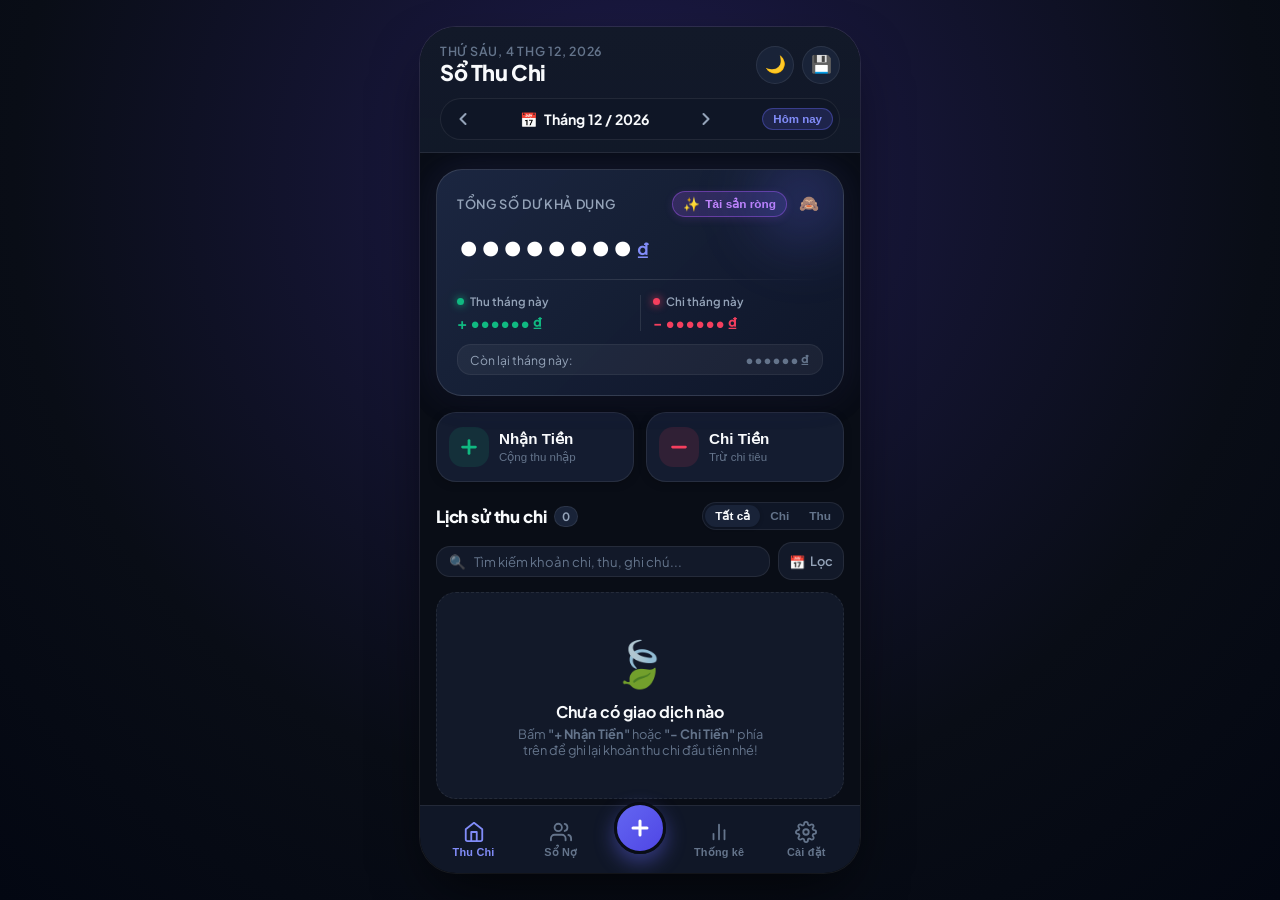
<file: expense-tracker-app/index.html>
<!DOCTYPE html>
<html lang="vi">

<head>
  <meta charset="UTF-8">
  <meta name="viewport"
    content="width=device-width, initial-scale=1.0, maximum-scale=1.0, user-scalable=no, viewport-fit=cover">
  <title>Sổ Thu Chi - Quản Lý Chi Tiêu Cá Nhân</title>
  <meta name="description"
    content="Ứng dụng quản lý thu chi cá nhân đơn giản, lưu trên máy, bảo mật tuyệt đối, xem chi tiêu theo tháng.">
  <meta name="theme-color" content="#0f172a">
  <meta name="apple-mobile-web-app-capable" content="yes">
  <meta name="apple-mobile-web-app-status-bar-style" content="black-translucent">
  <meta name="apple-mobile-web-app-title" content="Sổ Thu Chi">
  <link rel="icon" type="image/svg+xml" href="icon.svg">
  <link rel="apple-touch-icon" href="icon.svg">
  <link rel="manifest" href="manifest.json">
  <!-- Fonts -->
  <link rel="preconnect" href="https://fonts.googleapis.com">
  <link rel="preconnect" href="https://fonts.gstatic.com" crossorigin>
  <link href="https://fonts.googleapis.com/css2?family=Plus+Jakarta+Sans:wght@400;500;600;700;800&display=swap"
    rel="stylesheet">
  <link rel="stylesheet" href="style.css">
</head>

<body class="theme-dark">
  <div class="app-viewport">
    <div class="mobile-container" id="app">
      <!-- HEADER -->
      <header class="app-header">
        <div class="header-top">
          <div class="user-greeting">
            <span class="greeting-subtitle" id="current-day-label">Hôm nay</span>
            <h1 class="greeting-title">Sổ Thu Chi</h1>
          </div>
          <div class="header-actions">
            <button class="icon-btn" id="btn-theme-toggle" title="Đổi giao diện Sáng/Tối" aria-label="Đổi giao diện">
              <span class="icon" id="theme-icon">🌙</span>
            </button>
            <button class="icon-btn" id="btn-export-quick" title="Sao lưu nhanh dữ liệu" aria-label="Sao lưu">
              <span class="icon">💾</span>
            </button>
          </div>
        </div>

        <!-- MONTH SELECTOR -->
        <div class="month-selector-bar">
          <button class="nav-arrow-btn" id="prev-month-btn" aria-label="Tháng trước">
            <svg width="20" height="20" viewBox="0 0 24 24" fill="none" stroke="currentColor" stroke-width="2.5"
              stroke-linecap="round" stroke-linejoin="round">
              <polyline points="15 18 9 12 15 6"></polyline>
            </svg>
          </button>
          <div class="month-display" id="month-display-btn">
            <span class="calendar-icon">📅</span>
            <span id="current-month-text" class="month-text">Tháng 10 / 2026</span>
          </div>
          <button class="nav-arrow-btn" id="next-month-btn" aria-label="Tháng sau">
            <svg width="20" height="20" viewBox="0 0 24 24" fill="none" stroke="currentColor" stroke-width="2.5"
              stroke-linecap="round" stroke-linejoin="round">
              <polyline points="9 18 15 12 9 6"></polyline>
            </svg>
          </button>
          <button class="today-chip-btn" id="today-chip-btn">Hôm nay</button>
        </div>
      </header>

      <!-- MAIN CONTENT VIEW AREA -->
      <main class="app-main">
        <!-- VIEW 1: HOME (SỔ THU CHI) -->
        <section id="view-home" class="app-view active">
          <!-- FINANCIAL BALANCE CARD -->
          <div class="balance-card">
            <div class="balance-card-glow"></div>
            <div class="balance-top">
              <span class="balance-label">Tổng số dư khả dụng</span>
              <div class="balance-top-actions">
                <button type="button" class="balance-ai-btn" id="btn-open-net-worth"
                  title="Tài sản ròng & Thẩm định AI">
                  <span class="ai-sparkle-icon">✨</span>
                  <span class="ai-btn-text">Tài sản ròng</span>
                </button>
                <button type="button" class="balance-eye-btn" id="btn-toggle-balance-privacy" title="Ẩn/Hiện số tiền">
                  <span id="balance-eye-icon">👁️</span>
                </button>
              </div>
            </div>
            <div class="balance-amount-wrapper">
              <h2 class="balance-amount" id="total-balance-display">0 <span class="currency-symbol">₫</span></h2>
            </div>

            <div class="balance-divider"></div>

            <div class="month-stats-grid">
              <div class="stat-col income-stat">
                <div class="stat-header">
                  <span class="stat-indicator-dot green"></span>
                  <span class="stat-title">Thu tháng này</span>
                </div>
                <div class="stat-val green-text" id="month-income-display">+ 0 ₫</div>
              </div>
              <div class="stat-v-sep"></div>
              <div class="stat-col expense-stat">
                <div class="stat-header">
                  <span class="stat-indicator-dot red"></span>
                  <span class="stat-title">Chi tháng này</span>
                </div>
                <div class="stat-val red-text" id="month-expense-display">- 0 ₫</div>
              </div>
            </div>

            <div class="month-net-badge" id="month-net-badge">
              <span>Còn lại tháng này: </span>
              <strong id="month-net-display">0 ₫</strong>
            </div>
          </div>

          <!-- BIG FAST ACTION BUTTONS -->
          <div class="quick-action-row">
            <button class="hero-action-btn income-btn" id="btn-quick-income">
              <div class="btn-icon-circle green-bg">
                <svg width="22" height="22" viewBox="0 0 24 24" fill="none" stroke="currentColor" stroke-width="3"
                  stroke-linecap="round" stroke-linejoin="round">
                  <line x1="12" y1="5" x2="12" y2="19"></line>
                  <line x1="5" y1="12" x2="19" y2="12"></line>
                </svg>
              </div>
              <div class="btn-texts">
                <span class="btn-primary-text">Nhận Tiền</span>
                <span class="btn-sub-text">Cộng thu nhập</span>
              </div>
            </button>

            <button class="hero-action-btn expense-btn" id="btn-quick-expense">
              <div class="btn-icon-circle red-bg">
                <svg width="22" height="22" viewBox="0 0 24 24" fill="none" stroke="currentColor" stroke-width="3"
                  stroke-linecap="round" stroke-linejoin="round">
                  <line x1="5" y1="12" x2="19" y2="12"></line>
                </svg>
              </div>
              <div class="btn-texts">
                <span class="btn-primary-text">Chi Tiền</span>
                <span class="btn-sub-text">Trừ chi tiêu</span>
              </div>
            </button>
          </div>

          <!-- TRANSACTIONS SECTION -->
          <div class="transactions-section">
            <div class="section-header-row">
              <div class="title-with-count">
                <h3 class="section-title">Lịch sử thu chi</h3>
                <span class="count-badge" id="tx-count-badge">0</span>
              </div>
              <!-- Quick Filter Pills -->
              <div class="filter-pills">
                <button class="filter-pill active" data-filter="all">Tất cả</button>
                <button class="filter-pill" data-filter="expense">Chi</button>
                <button class="filter-pill" data-filter="income">Thu</button>
              </div>
            </div>

            <!-- SEARCH BAR & DATE FILTER ROW -->
            <div class="search-filter-row">
              <div class="search-box">
                <span class="search-icon">🔍</span>
                <input type="text" id="search-input" placeholder="Tìm kiếm khoản chi, thu, ghi chú..." />
                <button class="clear-search-btn" id="clear-search-btn" style="display: none;">✕</button>
              </div>
              <div class="date-filter-box" id="date-filter-box"
                title="Bấm để lọc theo khoảng ngày (quý, nửa năm, năm...)">
                <button type="button" class="btn-date-filter" id="btn-date-filter" aria-label="Lọc theo khoảng ngày">
                  <span class="date-icon">📅</span>
                  <span id="date-filter-text" class="date-text">Lọc</span>
                </button>
                <button type="button" class="btn-clear-date" id="btn-clear-date" title="Xóa lọc ngày, xem cả tháng"
                  style="display: none;" aria-label="Xóa lọc ngày">✕</button>
              </div>
            </div>

            <!-- ACTIVE DATE FILTER BANNER -->
            <div id="active-date-banner" class="active-date-banner" style="display: none;">
              <div class="banner-left">
                <span class="banner-icon">📅</span>
                <span>Đang lọc: <strong id="active-date-banner-text">--</strong></span>
              </div>
              <button type="button" id="btn-banner-clear-date" class="banner-clear-btn">Xem cả tháng ✕</button>
            </div>

            <!-- TRANSACTIONS LIST CONTAINER -->
            <div class="tx-list-container" id="tx-list-container">
              <!-- Rendered via JS -->
            </div>
          </div>
        </section>

        <!-- VIEW 2: STATISTICS (THỐNG KÊ CHI TIÊU) -->
        <section id="view-stats" class="app-view">
          <div class="stats-card">
            <h3 class="stats-heading">Phân tích tháng <span id="stats-month-label">10/2026</span></h3>

            <div class="stats-overview-box">
              <div class="stats-row">
                <span>Tổng chi tiêu:</span>
                <strong class="red-text" id="stats-total-expense">0 ₫</strong>
              </div>
              <div class="stats-row">
                <span>Tổng thu vào:</span>
                <strong class="green-text" id="stats-total-income">0 ₫</strong>
              </div>
              <div class="stats-row highlight">
                <span>Tỷ lệ tiết kiệm:</span>
                <strong id="stats-saving-rate">0%</strong>
              </div>
            </div>

            <!-- Spending & Income Breakdown by Category -->
            <div class="breakdown-section">
              <div class="breakdown-header-wrap">
                <h4 class="breakdown-title">Chi tiết theo danh mục</h4>
                <div class="stats-type-toggle">
                  <button type="button" class="stats-type-btn expense-toggle active" id="btn-stats-expense">
                    <span class="type-dot red"></span> Chi tiêu
                  </button>
                  <button type="button" class="stats-type-btn income-toggle" id="btn-stats-income">
                    <span class="type-dot green"></span> Thu nhập
                  </button>
                </div>
              </div>
              <div id="stats-category-list" class="stats-category-list">
                <!-- Rendered via JS -->
              </div>
            </div>
          </div>
        </section>

        <!-- VIEW: DEBT TRACKER (SỔ NỢ) -->
        <section id="view-debts" class="app-view">
          <div class="debts-header-card">
            <div class="debts-summary-row">
              <div class="debts-summary-item">
                <span class="debts-summary-label">Tổng tiền đang cho vay</span>
                <h3 class="debts-summary-val red-text" id="debts-total-remaining">0 ₫</h3>
              </div>
              <button type="button" class="btn-create-debt" id="btn-open-create-debt">
                <span>+ Cho vay mới</span>
              </button>
            </div>
            <div class="debts-stats-mini">
              <span>Đã thu hồi: <strong class="green-text" id="debts-total-repaid">0 ₫</strong></span>
              <span>•</span>
              <span id="debts-people-count">0 người đang nợ</span>
            </div>
          </div>

          <!-- DEBTS FILTER TABS -->
          <div class="debts-filter-row">
            <button class="debt-filter-btn active" data-debt-filter="active">Đang nợ (<span
                id="count-debts-active">0</span>)</button>
            <button class="debt-filter-btn" data-debt-filter="settled">Đã trả hết (<span
                id="count-debts-settled">0</span>)</button>
            <button class="debt-filter-btn" data-debt-filter="all">Tất cả</button>
          </div>

          <!-- DEBTS LIST CONTAINER -->
          <div class="debts-list-container" id="debts-list-container">
            <!-- Rendered via JS -->
          </div>
        </section>

        <!-- VIEW: NET WORTH & ASSETS (TÀI SẢN RÒNG & THẨM ĐỊNH AI) -->
        <section id="view-assets" class="app-view">
          <!-- BACK NAVIGATION & TOP ACTIONS -->
          <div class="assets-top-bar">
            <button type="button" class="btn-assets-back" id="btn-back-from-assets" title="Quay lại Thu Chi">
              <svg width="18" height="18" viewBox="0 0 24 24" fill="none" stroke="currentColor" stroke-width="2.5"
                stroke-linecap="round" stroke-linejoin="round">
                <path d="M19 12H5M12 19l-7-7 7-7" />
              </svg>
              <span>Thu Chi</span>
            </button>
            <h3 class="assets-view-title">💎 Tài Sản Ròng</h3>
            <button type="button" class="btn-create-asset-top" id="btn-open-add-asset-top">
              <span>+ Thêm</span>
            </button>
          </div>

          <!-- NET WORTH OVERVIEW CARD -->
          <div class="assets-overview-card">
            <div class="assets-card-glow"></div>
            <div class="assets-summary-top">
              <span class="assets-summary-label">TỔNG TÀI SẢN RÒNG HIỆN TẠI</span>
              <span class="assets-ai-badge">✨ Gemini AI Flash</span>
            </div>
            <h2 class="assets-networth-val" id="networth-total-display">0 ₫</h2>
            <div class="assets-breakdown-grid">
              <div class="assets-breakdown-item">
                <span class="assets-mini-label">💵 Tiền mặt / Ví</span>
                <strong class="assets-mini-val" id="networth-cash-display">0 ₫</strong>
              </div>
              <div class="assets-breakdown-item">
                <span class="assets-mini-label">💎 Tài sản sở hữu</span>
                <strong class="assets-mini-val purple-text" id="networth-assets-display">0 ₫</strong>
              </div>
              <div class="assets-breakdown-item">
                <span class="assets-mini-label">🤝 Đang cho vay</span>
                <strong class="assets-mini-val blue-text" id="networth-debts-display">0 ₫</strong>
              </div>
            </div>
          </div>

          <!-- ASSETS LIST HEADER -->
          <div class="assets-list-header">
            <h4 class="assets-section-title">Danh sách tài sản sở hữu (<span id="assets-count-label">0</span>)</h4>
            <button type="button" class="btn-add-asset-pill" id="btn-open-add-asset">
              <span>+ Thêm tài sản</span>
            </button>
          </div>

          <!-- ASSETS LIST CONTAINER -->
          <div class="assets-list-container" id="assets-list-container">
            <!-- Rendered via JS -->
          </div>
        </section>

        <!-- VIEW 3: SETTINGS & BACKUP (CÀI ĐẶT & SAO LƯU) -->
        <section id="view-settings" class="app-view">
          <!-- GEMINI AI API SETTINGS -->
          <div class="settings-group"
            style="background: linear-gradient(135deg, rgba(139, 92, 246, 0.12) 0%, rgba(99, 102, 241, 0.08) 100%); border: 1px solid rgba(139, 92, 246, 0.35); border-radius: var(--radius-xl); padding: 18px; margin-bottom: 20px;">
            <div style="display: flex; justify-content: space-between; align-items: center; margin-bottom: 8px;">
              <h3
                style="margin: 0; font-size: 1.02rem; font-weight: 800; color: var(--text-primary); display: flex; align-items: center; gap: 8px;">
                🤖 Google Gemini AI Key
              </h3>
              <span
                style="font-size: 0.72rem; padding: 2px 8px; border-radius: 10px; font-weight: 700; background: rgba(16, 185, 129, 0.2); color: #10b981;">
                Miễn phí
              </span>
            </div>
            <p style="font-size: 0.8rem; color: var(--text-secondary); margin: 0 0 10px 0; line-height: 1.4;">
              Dùng để thẩm định giá tài sản.
            </p>
            <div style="display: flex; gap: 8px;">
              <input type="password" id="input-gemini-key" class="form-input" placeholder="Nhập Google Gemini API Key"
                style="font-size: 0.82rem; font-family: monospace;" />
              <button type="button" id="btn-save-gemini-key" class="dialog-btn primary"
                style="white-space: nowrap; padding: 8px 14px; font-size: 0.82rem;">
                Lưu Key
              </button>
            </div>
          </div>
          <!-- CLOUD SYNC & GOOGLE ACCOUNT CARD -->
          <div class="settings-group" id="group-cloud-sync"
            style="background: linear-gradient(135deg, rgba(99, 102, 241, 0.12) 0%, rgba(6, 182, 212, 0.08) 100%); border: 1px solid rgba(99, 102, 241, 0.35); border-radius: var(--radius-xl); padding: 18px; margin-bottom: 20px;">
            <div style="display: flex; justify-content: space-between; align-items: center; margin-bottom: 10px;">
              <h3
                style="margin: 0; font-size: 1.05rem; font-weight: 800; color: var(--text-primary); display: flex; align-items: center; gap: 8px;">
                ☁️ Đồng Bộ Đám Mây
              </h3>
              <span id="sync-status-badge"
                style="font-size: 0.72rem; padding: 3px 10px; border-radius: 12px; font-weight: 700; background: rgba(148, 163, 184, 0.2); color: var(--text-muted);">
                Chưa đăng nhập
              </span>
            </div>

            <!-- Khi CHƯA đăng nhập -->
            <div id="cloud-unauth-box" style="display: block;">
              <p style="font-size: 0.8rem; color: var(--text-secondary); margin: 0 0 14px 0; line-height: 1.4;">
                Đăng nhập tài khoản để tự động lưu dữ liệu lên đám mây Google.
              </p>
              <div style="display: flex; flex-direction: column; gap: 8px;">
                <button type="button" id="btn-login-google"
                  style="display: flex; align-items: center; justify-content: center; gap: 10px; padding: 12px; border-radius: var(--radius-lg); background: #ffffff; color: #1f2937; border: 1px solid #e5e7eb; font-weight: 700; font-size: 0.88rem; cursor: pointer; box-shadow: 0 2px 8px rgba(0,0,0,0.15); transition: var(--transition);">
                  <svg width="18" height="18" viewBox="0 0 48 48">
                    <path fill="#EA4335"
                      d="M24 9.5c3.54 0 6.71 1.22 9.21 3.6l6.85-6.85C35.9 2.38 30.47 0 24 0 14.62 0 6.51 5.38 2.56 13.22l7.98 6.19C12.43 13.72 17.74 9.5 24 9.5z" />
                    <path fill="#4285F4"
                      d="M46.98 24.55c0-1.57-.15-3.09-.38-4.55H24v9.02h12.94c-.58 2.96-2.26 5.48-4.78 7.18l7.73 6c4.51-4.18 7.09-10.36 7.09-17.65z" />
                    <path fill="#FBBC05"
                      d="M10.53 28.59c-.48-1.45-.76-2.99-.76-4.59s.27-3.14.76-4.59l-7.98-6.19C.92 16.46 0 20.12 0 24c0 3.88.92 7.54 2.56 10.78l7.97-6.19z" />
                    <path fill="#34A853"
                      d="M24 48c6.48 0 11.93-2.13 15.89-5.81l-7.73-6c-2.15 1.45-4.92 2.3-8.16 2.3-6.26 0-11.57-4.22-13.47-9.91l-7.98 6.19C6.51 42.62 14.62 48 24 48z" />
                  </svg>
                  Đăng nhập bằng Google
                </button>
                <button type="button" id="btn-login-email-modal" class="dialog-btn secondary"
                  style="padding: 10px; font-size: 0.82rem; text-align: center; border-radius: var(--radius-lg); background: rgba(255,255,255,0.06); border: 1px solid var(--border-color); color: var(--text-primary); cursor: pointer;">
                  Đăng nhập / Đăng ký bằng Email & Mật khẩu
                </button>
              </div>
            </div>

            <!-- Khi ĐÃ đăng nhập -->
            <div id="cloud-auth-box" style="display: none;">
              <div style="display: flex; align-items: center; gap: 12px; margin-bottom: 14px;">
                <div id="user-avatar"
                  style="width: 44px; height: 44px; border-radius: 50%; background: #6366f1; color: #fff; font-weight: 800; font-size: 1.1rem; display: flex; align-items: center; justify-content: center; flex-shrink: 0; border: 2px solid #818cf8; overflow: hidden;">
                  U
                </div>
                <div style="flex: 1; overflow: hidden;">
                  <div id="user-display-name"
                    style="font-weight: 800; font-size: 0.95rem; color: var(--text-primary); text-overflow: ellipsis; overflow: hidden; white-space: nowrap;">
                    Tên tài khoản
                  </div>
                  <div id="user-display-email"
                    style="font-size: 0.78rem; color: var(--text-secondary); text-overflow: ellipsis; overflow: hidden; white-space: nowrap;">
                    email@gmail.com
                  </div>
                </div>
              </div>
              <div style="display: flex; flex-direction: column; gap: 8px;">
                <div style="display: flex; gap: 8px;">
                  <button type="button" id="btn-manual-sync" class="setting-action-btn primary"
                    style="flex: 1; padding: 10px; font-size: 0.82rem; background: #6366f1;">
                    🔄 Tải lên mây
                  </button>
                  <button type="button" id="btn-cloud-restore" class="setting-action-btn"
                    style="flex: 1; padding: 10px; font-size: 0.82rem; background: rgba(99, 102, 241, 0.15); color: #6366f1; border: 1px solid rgba(99, 102, 241, 0.3);">
                    ☁️ Tải về máy
                  </button>
                </div>
                <button type="button" id="btn-logout" class="setting-action-btn"
                  style="width: 100%; padding: 8px; font-size: 0.8rem; background: transparent; color: var(--text-muted); border-color: var(--border-color);">
                  Đăng xuất tài khoản
                </button>
              </div>
            </div>
          </div>

          <div class="settings-group">
            <h3 class="settings-group-title">Thiết lập ví</h3>

            <div class="setting-item">
              <div class="setting-info">
                <span class="setting-name">Số dư ban đầu</span>
                <span class="setting-desc">Số tiền sẵn có trong ví (tự cộng dồn khi thu hồi nợ)</span>
              </div>
              <div style="display: flex; align-items: center; gap: 8px;">
                <span class="setting-badge" id="setting-initial-balance-val">0 ₫</span>
                <button class="setting-action-btn" id="btn-set-initial-balance">Chỉnh sửa</button>
              </div>
            </div>

            <div class="setting-item">
              <div class="setting-info">
                <span class="setting-name">Đơn vị tiền tệ</span>
                <span class="setting-desc">Đồng Việt Nam (VND - ₫)</span>
              </div>
              <span class="setting-badge">VND</span>
            </div>
          </div>

          <div class="settings-group">
            <h3 class="settings-group-title">Sao lưu & Bảo vệ dữ liệu</h3>
            <p class="settings-note">💡 Tất cả dữ liệu được lưu an toàn 100% trong bộ nhớ máy của bạn, không gửi lên bất
              kỳ máy chủ nào.</p>

            <div class="setting-item">
              <div class="setting-info">
                <span class="setting-name">Xuất file sao lưu (JSON)</span>
                <span class="setting-desc">Tải dữ liệu về máy để cất giữ hoặc đổi điện thoại</span>
              </div>
              <div style="display: flex; gap: 8px;">
                <button class="setting-action-btn" id="btn-preview-json">Xem mã</button>
                <button class="setting-action-btn primary" id="btn-export-json">Tải về</button>
              </div>
            </div>

            <div class="setting-item">
              <div class="setting-info">
                <span class="setting-name">Xuất ra Excel (CSV)</span>
                <span class="setting-desc">Xem bảng tính chi tiết thu chi trên máy tính</span>
              </div>
              <button class="setting-action-btn" id="btn-export-csv">Xuất CSV</button>
            </div>

            <div class="setting-item">
              <div class="setting-info">
                <span class="setting-name">Khôi phục dữ liệu từ file</span>
                <span class="setting-desc">Nhập lại file sao lưu JSON đã tải trước đó</span>
              </div>
              <div style="display: flex; gap: 8px;">
                <button class="setting-action-btn" id="btn-trigger-import">Chọn file</button>
                <button class="setting-action-btn" id="btn-trigger-paste">Dán mã</button>
              </div>
              <input type="file" id="file-import-input" accept=".json,application/json,text/plain"
                style="display: none;" />
            </div>
          </div>

          <div class="settings-group danger-zone">
            <h3 class="settings-group-title text-danger">Vùng nguy hiểm</h3>
            <div class="setting-item">
              <div class="setting-info">
                <span class="setting-name text-danger">Xóa toàn bộ dữ liệu</span>
                <span class="setting-desc">Xóa trắng tất cả ghi chép và đưa về ban đầu</span>
              </div>
              <button class="setting-action-btn danger" id="btn-reset-all">Xóa hết</button>
            </div>
          </div>



          <div class="app-version-footer">
            <span>Sổ Thu Chi Cá Nhân • Phiên bản 1.0.0</span>
            <small>Lưu trữ nội bộ an toàn & riêng tư</small>
          </div>
        </section>
      </main>

      <!-- BOTTOM NAVIGATION BAR -->
      <nav class="bottom-nav">
        <button class="nav-item active" data-view="view-home" id="nav-btn-home">
          <span class="nav-icon">
            <svg width="22" height="22" viewBox="0 0 24 24" fill="none" stroke="currentColor" stroke-width="2"
              stroke-linecap="round" stroke-linejoin="round">
              <path d="M3 9l9-7 9 7v11a2 2 0 0 1-2 2H5a2 2 0 0 1-2-2z"></path>
              <polyline points="9 22 9 12 15 12 15 22"></polyline>
            </svg>
          </span>
          <span class="nav-label">Thu Chi</span>
        </button>

        <button class="nav-item" data-view="view-debts" id="nav-btn-debts">
          <span class="nav-icon">
            <svg width="22" height="22" viewBox="0 0 24 24" fill="none" stroke="currentColor" stroke-width="2"
              stroke-linecap="round" stroke-linejoin="round">
              <path d="M17 21v-2a4 4 0 0 0-4-4H5a4 4 0 0 0-4 4v2"></path>
              <circle cx="9" cy="7" r="4"></circle>
              <path d="M23 21v-2a4 4 0 0 0-3-3.87"></path>
              <path d="M16 3.13a4 4 0 0 1 0 7.75"></path>
            </svg>
          </span>
          <span class="nav-label">Sổ Nợ</span>
        </button>

        <!-- Floating Add Center Button -->
        <button class="nav-fab-btn" id="btn-fab-add" aria-label="Thêm khoản thu chi">
          <div class="fab-circle">
            <svg width="24" height="24" viewBox="0 0 24 24" fill="none" stroke="currentColor" stroke-width="3"
              stroke-linecap="round" stroke-linejoin="round">
              <line x1="12" y1="5" x2="12" y2="19"></line>
              <line x1="5" y1="12" x2="19" y2="12"></line>
            </svg>
          </div>
        </button>

        <button class="nav-item" data-view="view-stats" id="nav-btn-stats">
          <span class="nav-icon">
            <svg width="22" height="22" viewBox="0 0 24 24" fill="none" stroke="currentColor" stroke-width="2"
              stroke-linecap="round" stroke-linejoin="round">
              <line x1="18" y1="20" x2="18" y2="10"></line>
              <line x1="12" y1="20" x2="12" y2="4"></line>
              <line x1="6" y1="20" x2="6" y2="14"></line>
            </svg>
          </span>
          <span class="nav-label">Thống kê</span>
        </button>

        <button class="nav-item" data-view="view-settings" id="nav-btn-settings">
          <span class="nav-icon">
            <svg width="22" height="22" viewBox="0 0 24 24" fill="none" stroke="currentColor" stroke-width="2"
              stroke-linecap="round" stroke-linejoin="round">
              <circle cx="12" cy="12" r="3"></circle>
              <path
                d="M19.4 15a1.65 1.65 0 0 0 .33 1.82l.06.06a2 2 0 0 1 0 2.83 2 2 0 0 1-2.83 0l-.06-.06a1.65 1.65 0 0 0-1.82-.33 1.65 1.65 0 0 0-1 1.51V21a2 2 0 0 1-2 2 2 2 0 0 1-2-2v-.09A1.65 1.65 0 0 0 9 19.4a1.65 1.65 0 0 0-1.82.33l-.06.06a2 2 0 0 1-2.83 0 2 2 0 0 1 0-2.83l.06-.06a1.65 1.65 0 0 0 .33-1.82 1.65 1.65 0 0 0-1.51-1H3a2 2 0 0 1-2-2 2 2 0 0 1 2-2h.09A1.65 1.65 0 0 0 4.6 9a1.65 1.65 0 0 0-.33-1.82l-.06-.06a2 2 0 0 1 0-2.83 2 2 0 0 1 2.83 0l.06.06a1.65 1.65 0 0 0 1.82.33H9a1.65 1.65 0 0 0 1-1.51V3a2 2 0 0 1 2-2 2 2 0 0 1 2 2v.09a1.65 1.65 0 0 0 1 1.51 1.65 1.65 0 0 0 1.82-.33l.06-.06a2 2 0 0 1 2.83 0 2 2 0 0 1 0 2.83l-.06.06a1.65 1.65 0 0 0-.33 1.82V9a1.65 1.65 0 0 0 1.51 1H21a2 2 0 0 1 2 2 2 2 0 0 1-2 2h-.09a1.65 1.65 0 0 0-1.51 1z">
              </path>
            </svg>
          </span>
          <span class="nav-label">Cài đặt</span>
        </button>
      </nav>

      <!-- BOTTOM SHEET MODAL: ADD / EDIT TRANSACTION -->
      <div class="bottom-sheet-backdrop" id="modal-backdrop" style="display: none;"></div>
      <div class="bottom-sheet" id="modal-tx" style="display: none;">
        <div class="sheet-drag-handle"></div>
        <div class="sheet-header">
          <h3 class="sheet-title" id="sheet-title">Thêm Giao Dịch Mới</h3>
          <button class="sheet-close-btn" id="modal-close-btn" aria-label="Đóng">&times;</button>
        </div>

        <div class="sheet-body">
          <!-- TYPE SWITCHER -->
          <div class="tx-type-toggle">
            <button class="type-btn expense-toggle active" id="btn-type-expense" type="button">
              <span class="type-dot red"></span> Chi Tiêu
            </button>
            <button class="type-btn income-toggle" id="btn-type-income" type="button">
              <span class="type-dot green"></span> Thu Nhập
            </button>
          </div>

          <!-- AMOUNT INPUT -->
          <div class="form-group amount-group">
            <label class="form-label">Số tiền (VNĐ)</label>
            <div class="amount-input-box">
              <input type="text" inputmode="numeric" id="input-amount" placeholder="0" class="amount-field"
                autocomplete="off" />
              <span class="amount-suffix">₫</span>
            </div>
            <!-- QUICK AMOUNT PILLS -->
            <div class="quick-amounts-bar">
              <button type="button" class="quick-amt-chip" data-add="10000">+10k</button>
              <button type="button" class="quick-amt-chip" data-add="20000">+20k</button>
              <button type="button" class="quick-amt-chip" data-add="50000">+50k</button>
              <button type="button" class="quick-amt-chip" data-add="100000">+100k</button>
              <button type="button" class="quick-amt-chip" data-add="200000">+200k</button>
              <button type="button" class="quick-amt-chip" data-add="500000">+500k</button>
              <button type="button" class="quick-amt-chip" data-add="1000000">+1tr</button>
              <button type="button" class="quick-amt-chip" data-add="2000000">+2tr</button>
              <button type="button" class="quick-amt-chip clear-amt" id="btn-clear-amount">Xóa</button>
            </div>
          </div>

          <!-- CATEGORY SELECTOR -->
          <div class="form-group">
            <label class="form-label">Chọn danh mục</label>
            <div class="categories-grid" id="categories-grid">
              <!-- Rendered via JS based on type -->
            </div>
          </div>

          <!-- NOTE (OPTIONAL) -->
          <div class="form-group">
            <label class="form-label">Ghi chú (Tùy chọn)</label>
            <input type="text" id="input-note" class="form-input"
              placeholder="Ví dụ: Ăn sáng phở bò, đổ xăng xe, lương tháng..." />
          </div>

          <!-- DATE SELECTOR -->
          <div class="form-group">
            <label class="form-label">Ngày giao dịch</label>
            <input type="date" id="input-date" class="form-input" />
          </div>

          <!-- SUBMIT & DELETE BUTTONS -->
          <div class="modal-actions" style="display: flex; gap: 10px;">
            <button type="button" class="btn-submit" id="btn-save-tx" style="flex: 1;">
              <span id="submit-btn-text">Lưu Khoản Chi</span>
            </button>
            <button type="button" class="btn-modal-delete" id="btn-modal-delete-tx"
              style="display: none; background: rgba(239, 68, 68, 0.12); color: #ef4444; border: 1px solid rgba(239, 68, 68, 0.25); border-radius: var(--radius-lg); padding: 0 16px; font-weight: 700; font-size: 0.85rem; cursor: pointer;">
              Xóa
            </button>
          </div>
        </div>
      </div>

      <!-- MODAL: SET INITIAL BALANCE -->
      <div class="modal-dialog-backdrop" id="dialog-balance-backdrop" style="display: none;">
        <div class="modal-dialog">
          <h4 class="dialog-title">Đặt số dư ban đầu</h4>
          <p class="dialog-desc">Nhập số tiền hiện có trong tài khoản hoặc ví của bạn để bắt đầu tính toán chính xác:
          </p>
          <div class="amount-input-box dialog-input-box">
            <input type="text" inputmode="numeric" id="input-init-balance" class="amount-field" placeholder="0" />
            <span class="amount-suffix">₫</span>
          </div>
          <div class="dialog-buttons">
            <button class="dialog-btn secondary" id="btn-cancel-init-balance">Hủy</button>
            <button class="dialog-btn primary" id="btn-confirm-init-balance">Xác nhận</button>
          </div>
        </div>
      </div>

      <!-- MODAL: PREVIEW JSON EXPORT -->
      <div class="modal-dialog-backdrop" id="dialog-preview-json-backdrop" style="display: none;">
        <div class="modal-dialog" style="max-width: 420px; width: 90%;">
          <div style="display: flex; justify-content: space-between; align-items: center; margin-bottom: 8px;">
            <h4 class="dialog-title" style="margin: 0;">Mã sao lưu hiện tại (JSON)</h4>
            <span id="preview-json-count"
              style="font-size: 0.75rem; background: var(--surface-secondary); padding: 2px 8px; border-radius: 12px; color: var(--text-secondary); font-weight: 600;"></span>
          </div>
          <p class="dialog-desc" style="margin-bottom: 10px; font-size: 0.8rem;">Dưới đây là toàn bộ dữ liệu đang lưu
            trong máy của bạn (hoàn toàn không có dữ liệu mẫu):</p>
          <textarea id="text-preview-json" class="form-input" rows="8" readonly
            style="width: 100%; font-family: monospace; font-size: 0.75rem; line-height: 1.4; margin-bottom: 14px; padding: 10px; border-radius: 8px; resize: vertical; box-sizing: border-box; background: var(--surface-secondary); color: var(--text-primary);"></textarea>
          <div class="dialog-buttons">
            <button class="dialog-btn secondary" id="btn-close-preview-json">Đóng</button>
            <button class="dialog-btn primary" id="btn-copy-preview-json">📋 Sao chép mã</button>
          </div>
        </div>
      </div>

      <!-- MODAL: DATE RANGE FILTER (LỌC KHOẢNG NGÀY TÙY CHỌN) -->
      <div class="modal-dialog-backdrop" id="dialog-date-range-backdrop" style="display: none;">
        <div class="modal-dialog" style="max-width: 360px;">
          <div style="display: flex; justify-content: space-between; align-items: center; margin-bottom: 10px;">
            <h4 class="dialog-title" style="margin: 0; font-size: 1.05rem;">📅 Lọc Khoảng Ngày</h4>
            <button type="button" id="btn-close-date-range"
              style="background: none; border: none; font-size: 1.3rem; color: var(--text-muted); cursor: pointer; padding: 2px 6px;">&times;</button>
          </div>
          <p class="dialog-desc" style="margin-bottom: 12px; font-size: 0.78rem;">
            Chọn ngày bắt đầu và kết thúc để xem chi tiêu theo khoảng ngày bất kỳ (nửa năm, cả quý, năm nay...):
          </p>

          <div style="display: grid; grid-template-columns: 1fr 1fr; gap: 10px; margin-bottom: 12px;">
            <div>
              <label style="font-size: 0.75rem; color: var(--text-secondary); display: block; margin-bottom: 4px;">Từ
                ngày:</label>
              <input type="date" id="input-range-start" class="form-input"
                style="width: 100%; box-sizing: border-box; padding: 8px 10px; font-size: 0.82rem;" />
            </div>
            <div>
              <label style="font-size: 0.75rem; color: var(--text-secondary); display: block; margin-bottom: 4px;">Đến
                ngày:</label>
              <input type="date" id="input-range-end" class="form-input"
                style="width: 100%; box-sizing: border-box; padding: 8px 10px; font-size: 0.82rem;" />
            </div>
          </div>

          <!-- Nút chọn khoảng thời gian nhanh -->
          <div style="margin-bottom: 14px;">
            <span style="font-size: 0.72rem; color: var(--text-muted); display: block; margin-bottom: 6px;">Mốc thời
              gian nhanh:</span>
            <div style="display: flex; flex-wrap: wrap; gap: 6px;">
              <button type="button" class="quick-amt-chip" data-range-preset="today">Hôm nay</button>
              <button type="button" class="quick-amt-chip" data-range-preset="yesterday">Hôm qua</button>
              <button type="button" class="quick-amt-chip" data-range-preset="this-week">Tuần này</button>
              <button type="button" class="quick-amt-chip" data-range-preset="this-month">Tháng này</button>
              <button type="button" class="quick-amt-chip" data-range-preset="last-month">Tháng trước</button>
              <button type="button" class="quick-amt-chip" data-range-preset="this-quarter">Quý này (3 tháng)</button>
              <button type="button" class="quick-amt-chip" data-range-preset="half-year">Nửa năm (6 tháng)</button>
              <button type="button" class="quick-amt-chip" data-range-preset="this-year">Năm nay (Cả năm)</button>
            </div>
          </div>

          <div class="dialog-buttons" style="display: flex; gap: 8px;">
            <button type="button" class="dialog-btn secondary" id="btn-reset-date-range"
              style="flex: 1; padding: 10px; font-size: 0.82rem;">Xem cả tháng</button>
            <button type="button" class="dialog-btn primary" id="btn-apply-date-range"
              style="flex: 1; padding: 10px; font-size: 0.82rem; font-weight: 700;">Áp dụng lọc</button>
          </div>
        </div>
      </div>

      <!-- MODAL: PASTE JSON IMPORT -->
      <div class="modal-dialog-backdrop" id="dialog-paste-backdrop" style="display: none;">
        <div class="modal-dialog" style="max-width: 380px;">
          <h4 class="dialog-title">Dán nội dung JSON</h4>
          <p class="dialog-desc">Mở file sao lưu JSON (hoặc copy tin nhắn gửi file), dán toàn bộ văn bản vào ô dưới đây
            để khôi phục:</p>
          <textarea id="input-paste-json" class="form-input" rows="6"
            style="width: 100%; font-family: monospace; font-size: 0.78rem; margin-bottom: 14px; padding: 10px; border-radius: 8px; resize: vertical; box-sizing: border-box;"
            placeholder='{"version": 1, "transactions": [...]}'></textarea>
          <div class="dialog-buttons">
            <button class="dialog-btn secondary" id="btn-cancel-paste-json">Hủy</button>
            <button class="dialog-btn primary" id="btn-confirm-paste-json">Khôi phục ngay</button>
          </div>
        </div>
      </div>

      <!-- MODAL: EMAIL/PASSWORD AUTH -->
      <div class="modal-dialog-backdrop" id="dialog-auth-backdrop" style="display: none;">
        <div class="modal-dialog" style="max-width: 360px;">
          <h4 class="dialog-title" id="auth-modal-title">Đăng nhập tài khoản</h4>
          <p class="dialog-desc" id="auth-modal-desc"
            style="white-space: pre-line; line-height: 1.5; font-size: 0.8rem;">Nhập Email (Gmail) và mật khẩu để đồng
            bộ dữ liệu lên đám mây:</p>
          <div style="display: flex; flex-direction: column; gap: 12px; margin-bottom: 16px;">
            <div>
              <label style="font-size: 0.75rem; color: var(--text-secondary); display: block; margin-bottom: 4px;">Email
                (Gmail):</label>
              <input type="email" id="auth-input-email" class="form-input" placeholder="tenban@gmail.com"
                style="width: 100%; box-sizing: border-box; padding: 10px;" />
            </div>
            <div>
              <label style="font-size: 0.75rem; color: var(--text-secondary); display: block; margin-bottom: 4px;">Mật
                khẩu (tối thiểu 6 ký tự):</label>
              <input type="password" id="auth-input-password" class="form-input" placeholder="••••••••"
                style="width: 100%; box-sizing: border-box; padding: 10px;" />
            </div>
          </div>
          <div class="dialog-buttons" style="flex-direction: column; gap: 8px;">
            <button class="dialog-btn primary" id="btn-auth-submit"
              style="width: 100%; padding: 12px; font-weight: 800;">Đăng nhập</button>
            <button class="dialog-btn secondary" id="btn-auth-toggle-mode"
              style="width: 100%; padding: 10px; font-size: 0.8rem;">Chưa có tài khoản? Nhấn để Đăng ký mới</button>
            <button class="dialog-btn secondary" id="btn-auth-cancel"
              style="width: 100%; padding: 8px; font-size: 0.8rem; background: transparent; border: none; color: var(--text-muted); cursor: pointer;">Hủy
              bỏ</button>
          </div>
        </div>
      </div>

      <!-- MODAL: CONFIRM CLOUD RESTORE (ĐẸP MẮT THEO THIẾT KẾ APP) -->
      <div class="modal-dialog-backdrop" id="dialog-cloud-restore-backdrop" style="display: none;">
        <div class="modal-dialog" style="max-width: 360px;">
          <div style="text-align: center; margin-bottom: 14px;">
            <div
              style="width: 52px; height: 52px; border-radius: 50%; background: rgba(99, 102, 241, 0.15); color: #6366f1; font-size: 1.6rem; display: flex; align-items: center; justify-content: center; margin: 0 auto 10px auto; border: 2px solid rgba(99, 102, 241, 0.3);">
              ☁️
            </div>
            <h4 class="dialog-title" style="margin: 0 0 6px 0; font-size: 1.1rem;">Khôi Phục Từ Đám Mây?</h4>
            <p class="dialog-desc" style="font-size: 0.82rem; margin: 0; line-height: 1.45;">
              Bản sao lưu trên đám mây của bạn gồm:
            </p>
          </div>

          <!-- Summary card -->
          <div
            style="background: var(--bg-card-subtle); border: 1px solid var(--border-color); border-radius: var(--radius-lg); padding: 12px 14px; margin-bottom: 14px;">
            <div style="display: flex; justify-content: space-between; align-items: center; margin-bottom: 6px;">
              <span style="font-size: 0.8rem; color: var(--text-secondary);">Giao dịch thu chi:</span>
              <strong id="cloud-restore-tx-count" style="font-size: 0.95rem; color: var(--text-primary);">0 giao
                dịch</strong>
            </div>
            <div style="display: flex; justify-content: space-between; align-items: center; margin-bottom: 6px;">
              <span style="font-size: 0.8rem; color: var(--text-secondary);">Hồ sơ sổ nợ:</span>
              <strong id="cloud-restore-debt-count" style="font-size: 0.95rem; color: var(--text-primary);">0
                người</strong>
            </div>
            <div style="display: flex; justify-content: space-between; align-items: center;">
              <span style="font-size: 0.8rem; color: var(--text-secondary);">Số dư ban đầu:</span>
              <strong id="cloud-restore-init-bal" class="green-text" style="font-size: 0.9rem;">0 ₫</strong>
            </div>
          </div>

          <p
            style="font-size: 0.74rem; color: var(--text-muted); margin: 0 0 16px 0; line-height: 1.4; text-align: center;">
            ⚠️ Dữ liệu tải về sẽ thay thế dữ liệu hiện tại trên thiết bị này.
          </p>

          <div class="dialog-buttons" style="display: flex; gap: 8px;">
            <button type="button" class="dialog-btn secondary" id="btn-cancel-cloud-restore"
              style="flex: 1; padding: 11px; font-size: 0.82rem;">Hủy bỏ</button>
            <button type="button" class="dialog-btn primary" id="btn-confirm-cloud-restore"
              style="flex: 1; padding: 11px; font-size: 0.82rem; font-weight: 800; background: #6366f1;">Tải về
              ngay</button>
          </div>
        </div>
      </div>

      <!-- MODAL: CREATE / ADD DEBT (CHO VAY / VAY THÊM) -->
      <div class="bottom-sheet-backdrop" id="modal-debt-create-backdrop" style="display: none;"></div>
      <div class="bottom-sheet" id="modal-debt-create" style="display: none;">
        <div class="sheet-drag-handle"></div>
        <div class="sheet-header">
          <h3 class="sheet-title" id="debt-modal-title">Ghi Khoản Cho Vay</h3>
          <button class="sheet-close-btn" id="debt-modal-close-btn" aria-label="Đóng">&times;</button>
        </div>
        <div class="sheet-body">
          <!-- PERSON INPUT -->
          <div class="form-group">
            <label class="form-label">Người vay (Tên bạn bè / đối tác) *</label>
            <input type="text" id="debt-input-person" class="form-input" placeholder="Ví dụ: Tuấn, Lan, Nam..."
              autocomplete="off" />
            <div id="debt-person-suggestions" class="quick-tags-row"
              style="margin-top: 6px; display: flex; flex-wrap: wrap; gap: 6px;"></div>
          </div>

          <!-- AMOUNT INPUT -->
          <div class="form-group amount-group">
            <label class="form-label">Số tiền cho vay (VNĐ) *</label>
            <div class="amount-input-box">
              <input type="text" inputmode="numeric" id="debt-input-amount" placeholder="0" class="amount-field"
                autocomplete="off" />
              <span class="amount-suffix">₫</span>
            </div>
            <!-- QUICK AMOUNT PILLS -->
            <div class="quick-amounts-bar">
              <button type="button" class="quick-amt-chip" data-debt-add="100000">+100k</button>
              <button type="button" class="quick-amt-chip" data-debt-add="200000">+200k</button>
              <button type="button" class="quick-amt-chip" data-debt-add="500000">+500k</button>
              <button type="button" class="quick-amt-chip" data-debt-add="1000000">+1tr</button>
              <button type="button" class="quick-amt-chip" data-debt-add="2000000">+2tr</button>
              <button type="button" class="quick-amt-chip" data-debt-add="5000000">+5tr</button>
              <button type="button" class="quick-amt-chip clear-amt" id="debt-btn-clear-amount">Xóa</button>
            </div>
          </div>

          <!-- DATE SELECTOR -->
          <div class="form-group">
            <label class="form-label">Ngày cho vay</label>
            <input type="date" id="debt-input-date" class="form-input" />
          </div>

          <!-- NOTE (OPTIONAL) -->
          <div class="form-group">
            <label class="form-label">Ghi chú (Tùy chọn)</label>
            <input type="text" id="debt-input-note" class="form-input"
              placeholder="Ví dụ: Mượn đóng học phí, mượn sửa xe..." />
          </div>

          <!-- SUBMIT BUTTON -->
          <div class="modal-actions">
            <button type="button" class="btn-submit expense-mode" id="btn-save-debt">
              <span id="debt-submit-btn-text">Xác Nhận Cho Vay (-)</span>
            </button>
          </div>
        </div>
      </div>

      <!-- MODAL: REPAY DEBT (THU NỢ - TRẢ BỚT / TRẢ HẾT) -->
      <div class="bottom-sheet-backdrop" id="modal-debt-repay-backdrop" style="display: none;"></div>
      <div class="bottom-sheet" id="modal-debt-repay" style="display: none;">
        <div class="sheet-drag-handle"></div>
        <div class="sheet-header">
          <h3 class="sheet-title">Thu Hồi Nợ (Người Trả Tiền)</h3>
          <button class="sheet-close-btn" id="repay-modal-close-btn" aria-label="Đóng">&times;</button>
        </div>
        <div class="sheet-body">
          <!-- PERSON SUMMARY INFO -->
          <div
            style="background: rgba(99, 102, 241, 0.08); border: 1px solid rgba(99, 102, 241, 0.25); border-radius: var(--radius-md); padding: 12px; margin-bottom: 14px; display: flex; justify-content: space-between; align-items: center;">
            <div>
              <span style="font-size: 0.75rem; color: var(--text-secondary); display: block;">Người trả tiền:</span>
              <strong id="repay-person-name" style="font-size: 1.05rem; color: var(--text-primary);">--</strong>
            </div>
            <div style="text-align: right;">
              <span style="font-size: 0.75rem; color: var(--text-secondary); display: block;">Còn nợ hiện tại:</span>
              <strong id="repay-remaining-amount" class="red-text" style="font-size: 1rem;">0 ₫</strong>
            </div>
          </div>

          <!-- REPAY AMOUNT INPUT -->
          <div class="form-group amount-group">
            <label class="form-label">Số tiền trả lần này (VNĐ) *</label>
            <div class="amount-input-box">
              <input type="text" inputmode="numeric" id="repay-input-amount" placeholder="0" class="amount-field"
                autocomplete="off" />
              <span class="amount-suffix">₫</span>
            </div>
            <!-- QUICK REPAY BUTTONS -->
            <div class="quick-amounts-bar">
              <button type="button" class="quick-amt-chip" id="btn-repay-full"
                style="background: rgba(16, 185, 129, 0.15); color: #10b981; font-weight: 700;">Trả hết toàn bộ</button>
              <button type="button" class="quick-amt-chip" data-repay-add="100000">+100k</button>
              <button type="button" class="quick-amt-chip" data-repay-add="200000">+200k</button>
              <button type="button" class="quick-amt-chip" data-repay-add="500000">+500k</button>
              <button type="button" class="quick-amt-chip" data-repay-add="1000000">+1tr</button>
            </div>
          </div>

          <!-- REPAY DATE -->
          <div class="form-group">
            <label class="form-label">Ngày nhận tiền</label>
            <input type="date" id="repay-input-date" class="form-input" />
          </div>

          <!-- NOTE (OPTIONAL) -->
          <div class="form-group">
            <label class="form-label">Ghi chú (Tùy chọn)</label>
            <input type="text" id="repay-input-note" class="form-input"
              placeholder="Ví dụ: Chuyển khoản Vietcombank, trả trước một ít..." />
          </div>

          <!-- SUBMIT BUTTON -->
          <div class="modal-actions">
            <button type="button" class="btn-submit income-mode" id="btn-confirm-repay">
              <span>Xác Nhận Thu Nợ (+)</span>
            </button>
          </div>
        </div>
      </div>

      <!-- MODAL: DEBT DETAIL & TIMELINE -->
      <div class="bottom-sheet-backdrop" id="modal-debt-detail-backdrop" style="display: none;"></div>
      <div class="bottom-sheet" id="modal-debt-detail" style="display: none;">
        <div class="sheet-drag-handle"></div>
        <div class="sheet-header">
          <h3 class="sheet-title" id="detail-person-title">Chi Tiết Nợ</h3>
          <button class="sheet-close-btn" id="detail-modal-close-btn" aria-label="Đóng">&times;</button>
        </div>
        <div class="sheet-body">
          <div class="debt-detail-overview" id="debt-detail-overview">
            <!-- Dynamic stats summary -->
          </div>

          <div style="display: flex; justify-content: space-between; align-items: center; margin: 14px 0 8px 0;">
            <h4 style="margin: 0; font-size: 0.9rem; font-weight: 700; color: var(--text-primary);">Lịch sử vay & trả
            </h4>
            <button type="button" id="btn-detail-add-more"
              style="background: none; border: none; color: #6366f1; font-size: 0.8rem; font-weight: 700; cursor: pointer;">+
              Vay thêm</button>
          </div>

          <div class="debt-records-timeline" id="debt-records-timeline" style="max-height: 220px; overflow-y: auto;">
            <!-- Dynamic timeline items -->
          </div>

          <div class="modal-actions" style="margin-top: 16px; display: flex; gap: 8px;">
            <button type="button" class="btn-submit income-mode" id="btn-detail-action-repay" style="flex: 2;">
              <span>Thu Nợ / Người Này Trả Tiền (+)</span>
            </button>
            <button type="button" class="btn-modal-delete" id="btn-detail-delete-debt"
              style="flex: 1; background: rgba(239, 68, 68, 0.12); color: #ef4444; border: 1px solid rgba(239, 68, 68, 0.25); border-radius: var(--radius-lg); font-weight: 700; font-size: 0.8rem; cursor: pointer;">
              Xóa hồ sơ
            </button>
          </div>
        </div>
      </div>

      <!-- MODAL: ADD / EDIT ASSET (THẨM ĐỊNH TÀI SẢN AI) -->
      <div class="bottom-sheet-backdrop" id="modal-asset-backdrop" style="display: none;"></div>
      <div class="bottom-sheet" id="modal-asset" style="display: none;">
        <div class="sheet-drag-handle"></div>
        <div class="sheet-header">
          <h3 class="sheet-title" id="asset-modal-title">✨ Thêm Tài Sản Mới</h3>
          <button class="sheet-close-btn" id="modal-asset-close-btn" aria-label="Đóng">&times;</button>
        </div>
        <div class="sheet-body">
          <!-- KHUNG CHI TIẾT ĐÁNH GIÁ CỦA GEMINI AI (HIỆN KHI XEM CHI TIẾT) -->
          <div class="asset-ai-eval-box" id="asset-ai-eval-box" style="display: none;">
            <div class="ai-eval-header">
              <div class="ai-eval-title">
                <span class="ai-sparkle">✨</span>
                <strong>Đánh Giá Của Gemini AI</strong>
              </div>
              <button type="button" class="btn-reappraise-modal" id="btn-reappraise-in-modal" title="Thẩm định lại giá">
                <span class="reappraise-icon">🔄</span>
                <span id="btn-reappraise-modal-text">Thẩm định lại</span>
              </button>
            </div>
            <div class="ai-eval-body">
              <div class="ai-eval-price-badge">
                <span class="ai-eval-price-label">Giá thị trường ước tính:</span>
                <strong class="ai-eval-price-val" id="asset-modal-ai-price">0 ₫</strong>
              </div>
              <p class="ai-eval-note" id="asset-modal-ai-note">Chưa có đánh giá từ AI</p>
              <div class="ai-eval-footer">
                <span id="asset-modal-ai-time">🕒 Cập nhật: --</span>
              </div>

              <!-- KHU VỰC HỎI ĐÁP / GIẢI THÍCH CHO AI HIỂU SỰ TÌNH -->
              <div class="asset-ai-chat-section" id="asset-ai-chat-section">
                <div class="ai-chat-header">
                  <span class="ai-chat-title">💬 <strong>Giải thích sự tình cho Gemini</strong></span>
                  <span class="ai-chat-badge">Cập nhật giá chuẩn xác</span>
                </div>

                <!-- DANH SÁCH TIN NHẮN TRÒ CHUYỆN -->
                <div class="ai-chat-messages" id="asset-ai-chat-messages">
                  <!-- Được tạo động bằng JS -->
                </div>

                <!-- Ô NHẬP NỘI DUNG HỎI ĐÁP -->
                <div class="ai-chat-input-bar">
                  <input type="text" id="input-ai-chat" class="ai-chat-field"
                    placeholder="Ví dụ: Vàng này 1.3 chỉ nhẫn trơn mới mua 12tr..." autocomplete="off" />
                  <button type="button" class="btn-ai-chat-send" id="btn-ai-chat-send" title="Gửi cho Gemini">
                    <span id="btn-ai-chat-send-icon">➤</span>
                  </button>
                </div>

                <!-- GỢI Ý NHANH -->
                <div class="ai-chat-quick-hints" id="ai-chat-quick-hints">
                  <button type="button" class="chat-hint-chip"
                    data-hint="Vàng này là nhẫn trơn 1.3 chỉ mua mới 12 triệu">💍 Nhẫn 1.3 chỉ mua 12tr</button>
                  <button type="button" class="chat-hint-chip" data-hint="Mới mua đập hộp fullbox còn bảo hành">✨ Mới
                    mua / Còn bảo hành</button>
                  <button type="button" class="chat-hint-chip" data-hint="Xe còn rất mới, chạy được 5.000km">🛵 Xe đi ít
                    / Máy zin</button>
                </div>
              </div>
            </div>
          </div>

          <!-- TÊN TÀI SẢN -->
          <div class="form-group">
            <label class="form-label">Tên tài sản sở hữu <span class="required">*</span></label>
            <input type="text" id="input-asset-name" class="form-input"
              placeholder="Ví dụ: Xe Wave RSX 2021, Samsung Galaxy A05, Vàng SJC..." autocomplete="off" />
            <small style="font-size: 0.72rem; color: var(--text-muted); margin-top: 4px; display: block;">
              💡 Ghi rõ tên hoặc năm/phiên bản để AI định giá chính xác nhất.
            </small>
          </div>

          <!-- CHỌN BIỂU TƯỢNG (ICON) -->
          <div class="form-group">
            <label class="form-label">Chọn biểu tượng</label>
            <div class="asset-icon-grid" id="asset-icon-picker">
              <button type="button" class="asset-icon-chip active" data-icon="🏍️">🏍️ Xe máy</button>
              <button type="button" class="asset-icon-chip" data-icon="📱">📱 Điện thoại</button>
              <button type="button" class="asset-icon-chip" data-icon="💻">💻 Laptop</button>
              <button type="button" class="asset-icon-chip" data-icon="🚗">🚗 Ô tô</button>
              <button type="button" class="asset-icon-chip" data-icon="🪙">🪙 Vàng/Bạc</button>
              <button type="button" class="asset-icon-chip" data-icon="🏠">🏠 Nhà đất</button>
              <button type="button" class="asset-icon-chip" data-icon="⌚">⌚ Đồng hồ</button>
              <button type="button" class="asset-icon-chip" data-icon="📺">📺 Điện máy</button>
              <button type="button" class="asset-icon-chip" data-icon="📦">📦 Khác</button>
            </div>
          </div>

          <!-- TÙY CHỌN: NHẬP GIÁ THỦ CÔNG NẾU MUỐN -->
          <div class="form-group">
            <div style="display: flex; justify-content: space-between; align-items: center; margin-bottom: 6px;">
              <label class="form-label" style="margin: 0;">Giá trị ước tính (VNĐ)</label>
              <span style="font-size: 0.72rem; color: #a855f7; font-weight: 600;">✨ Tự động bởi Gemini Flash</span>
            </div>
            <input type="text" id="input-asset-price" class="form-input" placeholder="Để trống để AI tự định giá"
              inputmode="numeric" />
          </div>

          <!-- ACTION BUTTONS: LƯU & XÓA -->
          <div class="modal-actions" style="display: flex; gap: 10px;">
            <button type="button" class="btn-submit" id="btn-save-asset"
              style="flex: 1; background: linear-gradient(135deg, #8b5cf6 0%, #6366f1 100%); box-shadow: 0 4px 15px rgba(139, 92, 246, 0.4);">
              <span id="btn-save-asset-text">✨ Thẩm Định Giá Bằng AI & Lưu</span>
            </button>
            <button type="button" class="btn-modal-delete" id="btn-modal-delete-asset"
              style="display: none; background: rgba(239, 68, 68, 0.12); color: #ef4444; border: 1px solid rgba(239, 68, 68, 0.25); border-radius: var(--radius-lg); padding: 0 18px; font-weight: 700; font-size: 0.85rem; cursor: pointer;">
              Xóa
            </button>
          </div>
        </div>
      </div>

      <!-- TOAST NOTIFICATION -->
      <div class="toast-message" id="toast"></div>

    </div>
  </div>

  <!-- Firebase SDKs (Local Lib) -->
  <script src="lib/firebase-app-compat.js"></script>
  <script src="lib/firebase-auth-compat.js"></script>
  <script src="lib/firebase-firestore-compat.js"></script>
  <script src="app.js"></script>
</body>

</html>
</file>
<file: expense-tracker-app/style.css>
/* =========================================================
   SỔ THU CHI - MODERN MOBILE FINTECH DESIGN SYSTEM
   ========================================================= */

:root {
  /* Color Palette - Dark Mode Default */
  --bg-app: #090d16;
  --bg-surface: #121929;
  --bg-card: rgba(23, 32, 53, 0.85);
  --bg-card-subtle: #192338;
  --bg-input: #0f1626;
  --border-color: rgba(255, 255, 255, 0.08);
  --border-focus: rgba(99, 102, 241, 0.5);

  --text-primary: #f8fafc;
  --text-secondary: #94a3b8;
  --text-muted: #64748b;

  /* Income & Expense Accents */
  --income-green: #10b981;
  --income-green-glow: rgba(16, 185, 129, 0.25);
  --income-green-bg: rgba(16, 185, 129, 0.12);
  --income-green-dark: #059669;

  --expense-red: #f43f5e;
  --expense-red-glow: rgba(244, 63, 94, 0.25);
  --expense-red-bg: rgba(244, 63, 94, 0.12);
  --expense-red-dark: #e11d48;

  --brand-purple: #6366f1;
  --brand-purple-glow: rgba(99, 102, 241, 0.35);

  --radius-sm: 8px;
  --radius-md: 14px;
  --radius-lg: 20px;
  --radius-xl: 26px;
  --radius-full: 9999px;

  --shadow-sm: 0 2px 8px rgba(0, 0, 0, 0.2);
  --shadow-md: 0 8px 24px rgba(0, 0, 0, 0.3);
  --shadow-lg: 0 16px 40px rgba(0, 0, 0, 0.45);
  --shadow-glow: 0 0 30px rgba(99, 102, 241, 0.2);

  --font-family: 'Plus Jakarta Sans', system-ui, -apple-system, BlinkMacSystemFont, 'Segoe UI', Roboto, sans-serif;
  --transition: all 0.25s cubic-bezier(0.16, 1, 0.3, 1);
}

/* Light Theme Overrides */
body.theme-light {
  --bg-app: #f8fafc;
  --bg-surface: #ffffff;
  --bg-card: #ffffff;
  --bg-card-subtle: #f1f5f9;
  --bg-input: #f1f5f9;
  --border-color: rgba(0, 0, 0, 0.08);
  --border-focus: rgba(99, 102, 241, 0.6);

  --text-primary: #0f172a;
  --text-secondary: #475569;
  --text-muted: #64748b;

  --income-green: #059669;
  --income-green-bg: #ecfdf5;
  --income-green-glow: rgba(5, 150, 105, 0.2);

  --expense-red: #e11d48;
  --expense-red-bg: #fff1f2;
  --expense-red-glow: rgba(225, 29, 72, 0.2);

  --shadow-sm: 0 2px 8px rgba(0, 0, 0, 0.04);
  --shadow-md: 0 8px 24px rgba(15, 23, 42, 0.08);
  --shadow-lg: 0 16px 40px rgba(15, 23, 42, 0.12);

  background-color: var(--bg-app);
  color: var(--text-primary);
}

/* Light Theme - App Layout & Header */
body.theme-light .app-viewport {
  background: radial-gradient(circle at 50% 20%, #e0e7ff 0%, #f1f5f9 65%, #e2e8f0 100%);
}

body.theme-light .app-header {
  background: #ffffff;
  border-bottom: 1px solid rgba(0, 0, 0, 0.06);
}

body.theme-light .month-selector-bar {
  background: #f1f5f9;
  border-color: rgba(0, 0, 0, 0.07);
}

body.theme-light .month-display {
  color: #0f172a;
}

body.theme-light .nav-arrow-btn {
  color: #475569;
}

body.theme-light .nav-arrow-btn:active {
  background: rgba(0, 0, 0, 0.06);
}

body.theme-light .today-chip-btn {
  background: rgba(99, 102, 241, 0.1);
  border-color: rgba(99, 102, 241, 0.25);
  color: #4f46e5;
}

/* Light Theme - Balance Card (Khung Tiền) */
body.theme-light .balance-card {
  background: linear-gradient(135deg, #ffffff 0%, #f8fafc 100%);
  border: 1px solid rgba(0, 0, 0, 0.08);
  box-shadow: 0 10px 30px -5px rgba(15, 23, 42, 0.06), 0 4px 12px -2px rgba(15, 23, 42, 0.03);
}

body.theme-light .balance-card-glow {
  background: radial-gradient(circle, rgba(99, 102, 241, 0.12) 0%, transparent 70%);
}

body.theme-light .balance-label {
  color: #64748b;
}

body.theme-light .balance-amount {
  color: #0f172a;
}

body.theme-light .balance-amount .currency-symbol {
  color: #4f46e5;
}

body.theme-light .balance-divider {
  background: linear-gradient(90deg, transparent, rgba(0, 0, 0, 0.08), transparent);
}

body.theme-light .stat-v-sep {
  background: rgba(0, 0, 0, 0.08);
}

body.theme-light .stat-title {
  color: #64748b;
}

body.theme-light .month-net-badge {
  background: rgba(0, 0, 0, 0.03);
  border: 1px solid rgba(0, 0, 0, 0.06);
  color: #64748b;
}

body.theme-light .month-net-badge strong {
  color: #0f172a;
}

/* Light Theme - Bottom Navigation (Khung Nút Ở Dưới) */
body.theme-light .bottom-nav {
  background: rgba(255, 255, 255, 0.96);
  border-top: 1px solid rgba(0, 0, 0, 0.08);
  box-shadow: 0 -4px 20px rgba(0, 0, 0, 0.04);
}

body.theme-light .nav-item {
  color: #64748b;
}

body.theme-light .nav-item.active {
  color: #4f46e5;
}

body.theme-light .fab-circle {
  border-color: #f8fafc;
  background: linear-gradient(135deg, #6366f1 0%, #4f46e5 100%);
  box-shadow: 0 8px 20px rgba(99, 102, 241, 0.35);
}

/* Light Theme - Components & Lists */
body.theme-light .hero-action-btn {
  background: #ffffff;
  border-color: rgba(0, 0, 0, 0.07);
  box-shadow: 0 2px 8px rgba(0, 0, 0, 0.03);
}

body.theme-light .day-group {
  background: #ffffff;
  border-color: rgba(0, 0, 0, 0.07);
  box-shadow: 0 2px 8px rgba(0, 0, 0, 0.02);
}

body.theme-light .day-header {
  background: #f8fafc;
  border-bottom: 1px solid rgba(0, 0, 0, 0.06);
}

body.theme-light .day-title {
  color: #475569;
}

body.theme-light .tx-item {
  border-bottom: 1px solid rgba(0, 0, 0, 0.04);
}

body.theme-light .tx-cat-icon {
  background: #f1f5f9;
}

body.theme-light .filter-pills {
  background: #e2e8f0;
  border-color: rgba(0, 0, 0, 0.06);
}

body.theme-light .filter-pill {
  color: #64748b;
}

body.theme-light .filter-pill.active {
  background: #ffffff;
  color: #0f172a;
  box-shadow: 0 1px 4px rgba(0, 0, 0, 0.08);
}

body.theme-light .search-box {
  background: #ffffff;
  border-color: rgba(0, 0, 0, 0.08);
}

body.theme-light .date-filter-box {
  background: #ffffff;
  border-color: rgba(0, 0, 0, 0.08);
}

body.theme-light .date-filter-box.active {
  background: rgba(99, 102, 241, 0.08);
  border-color: #6366f1;
}

body.theme-light .active-date-banner {
  background: rgba(99, 102, 241, 0.06);
  border-color: rgba(99, 102, 241, 0.2);
  color: #1e293b;
}

body.theme-light .debts-header-card {
  background: linear-gradient(135deg, rgba(99, 102, 241, 0.08) 0%, rgba(139, 92, 246, 0.05) 100%);
  border-color: rgba(99, 102, 241, 0.2);
}

body.theme-light .debt-card {
  background: #ffffff;
  border-color: rgba(0, 0, 0, 0.07);
  box-shadow: 0 1px 4px rgba(0, 0, 0, 0.04);
}

body.theme-light .debt-filter-btn {
  background: #f1f5f9;
  border-color: rgba(0, 0, 0, 0.06);
  color: #64748b;
}

body.theme-light .debt-filter-btn.active {
  background: #6366f1;
  border-color: #6366f1;
  color: #ffffff;
}

body.theme-light .setting-item {
  background: #ffffff;
  border-color: rgba(0, 0, 0, 0.06);
}

body.theme-light .setting-action-btn {
  background: #f1f5f9;
  border-color: rgba(0, 0, 0, 0.08);
  color: #0f172a;
}

body.theme-light .setting-action-btn.primary {
  background: #4f46e5;
  color: #ffffff;
  border: none;
}

body.theme-light .stats-overview-box {
  background: #ffffff;
  border-color: rgba(0, 0, 0, 0.07);
}

body.theme-light .progress-track {
  background: #e2e8f0;
}

body.theme-light .bottom-sheet {
  background: #ffffff;
  border-top: 1px solid rgba(0, 0, 0, 0.08);
}

body.theme-light .sheet-drag-handle {
  background: rgba(0, 0, 0, 0.15);
}

body.theme-light .sheet-header {
  border-bottom: 1px solid rgba(0, 0, 0, 0.06);
}

body.theme-light .tx-type-toggle {
  background: #f1f5f9;
  border-color: rgba(0, 0, 0, 0.06);
}

body.theme-light .modal-dialog {
  background: #ffffff;
  border-color: rgba(0, 0, 0, 0.08);
  box-shadow: 0 20px 40px rgba(0, 0, 0, 0.12);
}

/* Base Reset */
*, *::before, *::after {
  box-sizing: border-box;
  margin: 0;
  padding: 0;
  -webkit-tap-highlight-color: transparent;
}

html, body {
  width: 100%;
  height: 100%;
  font-family: var(--font-family);
  background-color: #030712;
  color: var(--text-primary);
  overflow: hidden;
  position: fixed;
  user-select: none;
  -webkit-font-smoothing: antialiased;
}

/* Desktop Presentation Viewport */
.app-viewport {
  width: 100%;
  height: 100%;
  height: 100dvh;
  overflow: hidden;
  display: flex;
  align-items: center;
  justify-content: center;
  background: radial-gradient(circle at 50% 20%, #1e1b4b 0%, #090d16 65%, #030712 100%);
  padding: 0;
}

@media (min-width: 640px) {
  .app-viewport {
    padding: 24px 16px;
  }
}

/* Mobile App Frame */
.mobile-container {
  width: 100%;
  max-width: 440px;
  height: 100%;
  height: 100dvh;
  background-color: var(--bg-app);
  display: flex;
  flex-direction: column;
  position: relative;
  overflow: hidden;
}

@media (min-width: 640px) {
  .mobile-container {
    height: 880px;
    max-height: 94vh;
    border-radius: 36px;
    box-shadow: 0 25px 60px -15px rgba(0, 0, 0, 0.7), 0 0 0 1px rgba(255, 255, 255, 0.1);
  }
}

/* =========================================================
   HEADER & MONTH SELECTOR
   ========================================================= */
.app-header {
  padding: 16px 20px 12px 20px;
  background: linear-gradient(180deg, var(--bg-surface) 0%, rgba(18, 25, 41, 0.95) 100%);
  border-bottom: 1px solid var(--border-color);
  z-index: 10;
  flex-shrink: 0;
}

.header-top {
  display: flex;
  justify-content: space-between;
  align-items: center;
  margin-bottom: 12px;
}

.greeting-subtitle {
  font-size: 0.78rem;
  font-weight: 600;
  color: var(--text-muted);
  text-transform: uppercase;
  letter-spacing: 0.06em;
  display: block;
}

.greeting-title {
  font-size: 1.35rem;
  font-weight: 800;
  color: var(--text-primary);
  letter-spacing: -0.02em;
}

.header-actions {
  display: flex;
  gap: 8px;
}

.icon-btn {
  background: var(--bg-card-subtle);
  border: 1px solid var(--border-color);
  color: var(--text-primary);
  width: 38px;
  height: 38px;
  border-radius: var(--radius-full);
  display: flex;
  align-items: center;
  justify-content: center;
  cursor: pointer;
  font-size: 1.05rem;
  transition: var(--transition);
}

.icon-btn:active {
  transform: scale(0.92);
}

/* Month Selector */
.month-selector-bar {
  display: flex;
  align-items: center;
  justify-content: space-between;
  background: var(--bg-input);
  border: 1px solid var(--border-color);
  border-radius: var(--radius-full);
  padding: 4px 6px;
}

.nav-arrow-btn {
  background: transparent;
  border: none;
  color: var(--text-secondary);
  width: 32px;
  height: 32px;
  border-radius: var(--radius-full);
  display: flex;
  align-items: center;
  justify-content: center;
  cursor: pointer;
  transition: var(--transition);
}

.nav-arrow-btn:active {
  background: rgba(255, 255, 255, 0.1);
  color: var(--text-primary);
}

.month-display {
  display: flex;
  align-items: center;
  gap: 6px;
  font-size: 0.88rem;
  font-weight: 700;
  color: var(--text-primary);
  cursor: pointer;
}

.today-chip-btn {
  background: rgba(99, 102, 241, 0.18);
  border: 1px solid rgba(99, 102, 241, 0.4);
  color: #818cf8;
  font-size: 0.72rem;
  font-weight: 700;
  padding: 4px 10px;
  border-radius: var(--radius-full);
  cursor: pointer;
  transition: var(--transition);
}

.today-chip-btn:active {
  transform: scale(0.94);
  background: var(--brand-purple);
  color: #ffffff;
}

/* =========================================================
   MAIN VIEW AREA
   ========================================================= */
.app-main {
  flex: 1;
  overflow-y: auto;
  overflow-x: hidden;
  padding: 16px 16px 90px 16px;
  -webkit-overflow-scrolling: touch;
}

.app-main::-webkit-scrollbar {
  width: 4px;
}
.app-main::-webkit-scrollbar-thumb {
  background: rgba(255, 255, 255, 0.15);
  border-radius: 4px;
}

.app-view {
  display: none;
  animation: fadeIn 0.25s ease-out;
}

.app-view.active {
  display: block;
}

@keyframes fadeIn {
  from { opacity: 0; transform: translateY(6px); }
  to { opacity: 1; transform: translateY(0); }
}

/* =========================================================
   BALANCE CARD (Fintech Glassmorphism)
   ========================================================= */
.balance-card {
  position: relative;
  background: linear-gradient(135deg, rgba(30, 41, 69, 0.9) 0%, rgba(15, 23, 42, 0.95) 100%);
  border: 1px solid rgba(255, 255, 255, 0.12);
  border-radius: var(--radius-xl);
  padding: 20px;
  margin-bottom: 16px;
  box-shadow: var(--shadow-md), 0 0 35px rgba(99, 102, 241, 0.15);
  overflow: hidden;
}

.balance-card-glow {
  position: absolute;
  width: 140px;
  height: 140px;
  background: radial-gradient(circle, rgba(99, 102, 241, 0.3) 0%, transparent 70%);
  top: -40px;
  right: -30px;
  pointer-events: none;
  filter: blur(25px);
}

.balance-top {
  display: flex;
  justify-content: space-between;
  align-items: center;
  margin-bottom: 6px;
}

.balance-label {
  font-size: 0.8rem;
  font-weight: 600;
  color: var(--text-secondary);
  text-transform: uppercase;
  letter-spacing: 0.05em;
}

.balance-eye-btn {
  background: none;
  border: none;
  color: var(--text-muted);
  cursor: pointer;
  font-size: 1rem;
  padding: 4px;
  border-radius: var(--radius-sm);
  transition: var(--transition);
}

.balance-amount-wrapper {
  margin-bottom: 14px;
  cursor: pointer;
  user-select: none;
}

.balance-amount {
  font-size: 2.1rem;
  font-weight: 800;
  letter-spacing: -0.03em;
  color: #ffffff;
  display: flex;
  align-items: baseline;
  gap: 4px;
  cursor: pointer;
  user-select: none;
}

.balance-amount .currency-symbol {
  font-size: 1.3rem;
  color: #818cf8;
  font-weight: 600;
}

.balance-divider {
  height: 1px;
  background: linear-gradient(90deg, transparent, rgba(255, 255, 255, 0.12), transparent);
  margin-bottom: 14px;
}

/* Income vs Expense Month Stats Grid */
.month-stats-grid {
  display: grid;
  grid-template-columns: 1fr auto 1fr;
  align-items: center;
  gap: 12px;
  margin-bottom: 12px;
}

.stat-v-sep {
  width: 1px;
  height: 36px;
  background: rgba(255, 255, 255, 0.1);
}

.stat-header {
  display: flex;
  align-items: center;
  gap: 6px;
  margin-bottom: 4px;
}

.stat-indicator-dot {
  width: 7px;
  height: 7px;
  border-radius: 50%;
}
.stat-indicator-dot.green {
  background-color: var(--income-green);
  box-shadow: 0 0 8px var(--income-green);
}
.stat-indicator-dot.red {
  background-color: var(--expense-red);
  box-shadow: 0 0 8px var(--expense-red);
}

.stat-title {
  font-size: 0.72rem;
  font-weight: 600;
  color: var(--text-secondary);
}

.stat-val {
  font-size: 0.98rem;
  font-weight: 700;
  white-space: nowrap;
}

.green-text {
  color: var(--income-green);
}

.red-text {
  color: var(--expense-red);
}

.month-net-badge {
  background: rgba(255, 255, 255, 0.05);
  border: 1px solid rgba(255, 255, 255, 0.06);
  border-radius: var(--radius-md);
  padding: 6px 12px;
  font-size: 0.76rem;
  color: var(--text-secondary);
  display: flex;
  justify-content: space-between;
  align-items: center;
}

.month-net-badge strong {
  font-size: 0.85rem;
  color: var(--text-primary);
}

/* =========================================================
   BIG HERO ACTION BUTTONS (+ Nhận Tiền, - Chi Tiền)
   ========================================================= */
.quick-action-row {
  display: grid;
  grid-template-columns: 1fr 1fr;
  gap: 12px;
  margin-bottom: 20px;
}

.hero-action-btn {
  background: var(--bg-card);
  border: 1px solid var(--border-color);
  border-radius: var(--radius-lg);
  padding: 14px 12px;
  display: flex;
  align-items: center;
  gap: 10px;
  cursor: pointer;
  transition: var(--transition);
  box-shadow: var(--shadow-sm);
  text-align: left;
}

.hero-action-btn:active {
  transform: scale(0.96);
}

.hero-action-btn.income-btn:hover {
  border-color: rgba(16, 185, 129, 0.4);
  box-shadow: 0 6px 20px rgba(16, 185, 129, 0.15);
}

.hero-action-btn.expense-btn:hover {
  border-color: rgba(244, 63, 94, 0.4);
  box-shadow: 0 6px 20px rgba(244, 63, 94, 0.15);
}

.btn-icon-circle {
  width: 40px;
  height: 40px;
  border-radius: var(--radius-md);
  display: flex;
  align-items: center;
  justify-content: center;
  flex-shrink: 0;
}

.green-bg {
  background: var(--income-green-bg);
  color: var(--income-green);
}

.red-bg {
  background: var(--expense-red-bg);
  color: var(--expense-red);
}

.btn-texts {
  display: flex;
  flex-direction: column;
}

.btn-primary-text {
  font-size: 0.95rem;
  font-weight: 700;
  color: var(--text-primary);
  line-height: 1.2;
}

.btn-sub-text {
  font-size: 0.72rem;
  color: var(--text-muted);
  margin-top: 2px;
}

/* =========================================================
   TRANSACTIONS SECTION & FILTERS
   ========================================================= */
.transactions-section {
  display: flex;
  flex-direction: column;
  gap: 12px;
}

.section-header-row {
  display: flex;
  justify-content: space-between;
  align-items: center;
}

.title-with-count {
  display: flex;
  align-items: center;
  gap: 8px;
}

.section-title {
  font-size: 1.05rem;
  font-weight: 800;
  color: var(--text-primary);
  letter-spacing: -0.01em;
}

.count-badge {
  background: var(--bg-card-subtle);
  border: 1px solid var(--border-color);
  color: var(--text-secondary);
  font-size: 0.72rem;
  font-weight: 700;
  padding: 2px 7px;
  border-radius: var(--radius-full);
}

/* Filter Pills */
.filter-pills {
  display: flex;
  background: var(--bg-input);
  border: 1px solid var(--border-color);
  border-radius: var(--radius-full);
  padding: 2px;
}

.filter-pill {
  background: transparent;
  border: none;
  color: var(--text-muted);
  font-size: 0.74rem;
  font-weight: 600;
  padding: 4px 10px;
  border-radius: var(--radius-full);
  cursor: pointer;
  transition: var(--transition);
}

.filter-pill.active {
  background: var(--bg-card-subtle);
  color: var(--text-primary);
  box-shadow: 0 1px 4px rgba(0, 0, 0, 0.2);
}

/* Search Box */
.search-box {
  position: relative;
  display: flex;
  align-items: center;
  background: var(--bg-surface);
  border: 1px solid var(--border-color);
  border-radius: var(--radius-md);
  padding: 6px 12px;
  transition: var(--transition);
}

.search-box:focus-within {
  border-color: var(--border-focus);
  box-shadow: 0 0 0 2px rgba(99, 102, 241, 0.15);
}

.search-icon {
  font-size: 0.85rem;
  margin-right: 8px;
  opacity: 0.6;
}

.search-box input {
  flex: 1;
  min-width: 0;
  width: 100%;
  background: transparent;
  border: none;
  outline: none;
  color: var(--text-primary);
  font-size: 0.82rem;
  font-family: inherit;
}

.search-box input::placeholder {
  color: var(--text-muted);
}

.clear-search-btn {
  background: none;
  border: none;
  color: var(--text-muted);
  cursor: pointer;
  font-size: 0.8rem;
  padding: 2px 6px;
  flex-shrink: 0;
}

/* Search & Date Filter Row */
.search-filter-row {
  display: flex;
  align-items: center;
  gap: 8px;
  width: 100%;
}

.search-filter-row .search-box {
  flex: 1;
  min-width: 0;
}

.date-filter-box {
  position: relative;
  display: flex;
  align-items: center;
  background: var(--bg-surface);
  border: 1px solid var(--border-color);
  border-radius: var(--radius-md);
  height: 38px;
  padding: 0 10px;
  gap: 6px;
  transition: var(--transition);
  flex-shrink: 0;
  cursor: pointer;
  white-space: nowrap;
}

.date-filter-box .date-text {
  font-size: 0.8rem;
  max-width: 70px;
  overflow: hidden;
  text-overflow: ellipsis;
  white-space: nowrap;
}

.date-filter-box:hover {
  border-color: rgba(99, 102, 241, 0.45);
}

.date-filter-box.active {
  background: rgba(99, 102, 241, 0.12);
  border-color: #6366f1;
}

.date-filter-box.active .date-text {
  color: #6366f1;
  font-weight: 700;
}

.btn-date-filter {
  display: flex;
  align-items: center;
  gap: 5px;
  background: none;
  border: none;
  color: var(--text-secondary);
  font-size: 0.82rem;
  font-weight: 600;
  cursor: pointer;
  padding: 0;
  font-family: inherit;
  white-space: nowrap;
}

.date-filter-box.active .btn-date-filter {
  color: #6366f1;
}

.btn-clear-date {
  display: flex;
  align-items: center;
  justify-content: center;
  background: rgba(239, 68, 68, 0.14);
  border: none;
  color: #ef4444;
  font-size: 0.72rem;
  font-weight: 800;
  width: 18px;
  height: 18px;
  border-radius: 50%;
  cursor: pointer;
  padding: 0;
  z-index: 3;
  position: relative;
  transition: var(--transition);
}

.btn-clear-date:hover {
  background: #ef4444;
  color: #ffffff;
}

.native-date-overlay {
  position: absolute;
  top: 0;
  left: 0;
  width: 100%;
  height: 100%;
  opacity: 0;
  cursor: pointer;
  z-index: 1;
}

.date-filter-box.active .native-date-overlay {
  width: calc(100% - 26px);
}

.active-date-banner {
  display: flex;
  align-items: center;
  justify-content: space-between;
  background: rgba(99, 102, 241, 0.1);
  border: 1px solid rgba(99, 102, 241, 0.25);
  border-radius: var(--radius-md);
  padding: 7px 12px;
  margin-top: 8px;
  font-size: 0.8rem;
  color: var(--text-primary);
  animation: fadeIn 0.2s ease;
}

.active-date-banner .banner-left {
  display: flex;
  align-items: center;
  gap: 6px;
}

.banner-clear-btn {
  background: rgba(99, 102, 241, 0.18);
  border: 1px solid rgba(99, 102, 241, 0.3);
  color: #6366f1;
  font-weight: 700;
  font-size: 0.74rem;
  padding: 3px 8px;
  border-radius: var(--radius-sm);
  cursor: pointer;
  transition: var(--transition);
}

.banner-clear-btn:hover {
  background: #6366f1;
  color: #ffffff;
}

/* Day Groups & Transaction Items */
.tx-list-container {
  display: flex;
  flex-direction: column;
  gap: 14px;
}

.day-group {
  background: var(--bg-surface);
  border: 1px solid var(--border-color);
  border-radius: var(--radius-lg);
  overflow: hidden;
  box-shadow: var(--shadow-sm);
}

.day-header {
  display: flex;
  justify-content: space-between;
  align-items: center;
  padding: 10px 14px;
  background: var(--bg-card-subtle);
  border-bottom: 1px solid var(--border-color);
}

.day-title {
  font-size: 0.78rem;
  font-weight: 700;
  color: var(--text-secondary);
}

.day-total {
  font-size: 0.78rem;
  font-weight: 700;
}

.tx-items-list {
  display: flex;
  flex-direction: column;
}

.tx-item {
  display: flex;
  align-items: center;
  justify-content: space-between;
  padding: 12px 14px;
  border-bottom: 1px solid var(--border-color);
  transition: var(--transition);
}

.tx-item:last-child {
  border-bottom: none;
}

.tx-item:active {
  background: rgba(255, 255, 255, 0.03);
}

.tx-left {
  display: flex;
  align-items: center;
  gap: 12px;
  min-width: 0;
  flex: 1;
}

.tx-cat-icon {
  width: 38px;
  height: 38px;
  border-radius: var(--radius-md);
  display: flex;
  align-items: center;
  justify-content: center;
  font-size: 1.25rem;
  background: var(--bg-input);
  border: 1px solid var(--border-color);
  flex-shrink: 0;
}

.tx-meta {
  min-width: 0;
  display: flex;
  flex-direction: column;
}

.tx-cat-name {
  font-size: 0.9rem;
  font-weight: 700;
  color: var(--text-primary);
  white-space: nowrap;
  overflow: hidden;
  text-overflow: ellipsis;
}

.tx-note {
  font-size: 0.74rem;
  color: var(--text-muted);
  white-space: nowrap;
  overflow: hidden;
  text-overflow: ellipsis;
  margin-top: 1px;
}

.tx-right {
  display: flex;
  align-items: center;
  gap: 10px;
  flex-shrink: 0;
}

.tx-amount {
  font-size: 0.95rem;
  font-weight: 800;
  text-align: right;
  letter-spacing: -0.01em;
}

.tx-amount.income {
  color: var(--income-green);
}

.tx-amount.expense {
  color: var(--expense-red);
}

.tx-actions-btn {
  background: none;
  border: none;
  color: var(--text-muted);
  cursor: pointer;
  padding: 4px;
  font-size: 0.85rem;
  opacity: 0.6;
  transition: var(--transition);
}

.tx-actions-btn:hover {
  opacity: 1;
  color: var(--expense-red);
}

/* Empty State */
.empty-state {
  text-align: center;
  padding: 40px 20px;
  background: var(--bg-surface);
  border: 1px dashed var(--border-color);
  border-radius: var(--radius-lg);
}

.empty-icon {
  font-size: 2.8rem;
  margin-bottom: 10px;
  display: inline-block;
  opacity: 0.8;
}

.empty-title {
  font-size: 1rem;
  font-weight: 700;
  color: var(--text-primary);
  margin-bottom: 4px;
}

.empty-desc {
  font-size: 0.8rem;
  color: var(--text-muted);
  max-width: 260px;
  margin: 0 auto;
}

/* =========================================================
   STATISTICS VIEW
   ========================================================= */
.stats-card {
  background: var(--bg-surface);
  border: 1px solid var(--border-color);
  border-radius: var(--radius-xl);
  padding: 20px;
  box-shadow: var(--shadow-sm);
}

.stats-heading {
  font-size: 1.15rem;
  font-weight: 800;
  margin-bottom: 16px;
  color: var(--text-primary);
}

.stats-overview-box {
  background: var(--bg-card-subtle);
  border: 1px solid var(--border-color);
  border-radius: var(--radius-lg);
  padding: 14px;
  display: flex;
  flex-direction: column;
  gap: 10px;
  margin-bottom: 24px;
}

.stats-row {
  display: flex;
  justify-content: space-between;
  align-items: center;
  font-size: 0.85rem;
  color: var(--text-secondary);
}

.stats-row.highlight {
  border-top: 1px dashed var(--border-color);
  padding-top: 10px;
  margin-top: 2px;
}

.breakdown-header-wrap {
  margin-bottom: 14px;
}

.breakdown-title {
  font-size: 0.95rem;
  font-weight: 700;
  margin-bottom: 10px;
  color: var(--text-primary);
}

.stats-type-toggle {
  display: grid;
  grid-template-columns: 1fr 1fr;
  background: var(--bg-input);
  border: 1px solid var(--border-color);
  border-radius: var(--radius-md);
  padding: 4px;
  gap: 4px;
}

body.theme-light .stats-type-toggle {
  background: #f1f5f9;
  border-color: rgba(0, 0, 0, 0.06);
}

.stats-type-btn {
  display: flex;
  align-items: center;
  justify-content: center;
  gap: 6px;
  padding: 8px 12px;
  border: none;
  background: transparent;
  color: var(--text-muted);
  font-size: 0.82rem;
  font-weight: 700;
  border-radius: var(--radius-sm);
  cursor: pointer;
  transition: var(--transition);
}

.stats-type-btn.expense-toggle.active {
  background: var(--expense-red-bg);
  color: var(--expense-red);
  box-shadow: 0 2px 8px var(--expense-red-glow);
}

.stats-type-btn.income-toggle.active {
  background: var(--income-green-bg);
  color: var(--income-green);
  box-shadow: 0 2px 8px var(--income-green-glow);
}

.stats-category-list {
  display: flex;
  flex-direction: column;
  gap: 14px;
}

.stat-cat-row {
  display: flex;
  flex-direction: column;
  gap: 6px;
}

.stat-cat-info {
  display: flex;
  justify-content: space-between;
  align-items: center;
  font-size: 0.82rem;
}

.stat-cat-name {
  display: flex;
  align-items: center;
  gap: 6px;
  font-weight: 600;
  color: var(--text-primary);
}

.stat-cat-values {
  display: flex;
  gap: 8px;
  align-items: center;
}

.stat-cat-amount {
  font-weight: 700;
  color: var(--text-primary);
}

.stat-cat-pct {
  font-size: 0.72rem;
  font-weight: 600;
  color: var(--text-muted);
}

.progress-track {
  height: 8px;
  width: 100%;
  background: var(--bg-input);
  border-radius: var(--radius-full);
  overflow: hidden;
}

.progress-bar {
  height: 100%;
  border-radius: var(--radius-full);
  transition: width 0.6s cubic-bezier(0.16, 1, 0.3, 1);
}

/* =========================================================
   SETTINGS & BACKUP VIEW
   ========================================================= */
.settings-group {
  background: var(--bg-surface);
  border: 1px solid var(--border-color);
  border-radius: var(--radius-lg);
  padding: 16px;
  margin-bottom: 16px;
}

.settings-group-title {
  font-size: 0.85rem;
  font-weight: 700;
  text-transform: uppercase;
  letter-spacing: 0.05em;
  color: var(--text-muted);
  margin-bottom: 12px;
}

.settings-note {
  font-size: 0.78rem;
  color: var(--text-secondary);
  line-height: 1.4;
  margin-bottom: 14px;
}

.setting-item {
  display: flex;
  justify-content: space-between;
  align-items: center;
  padding: 10px 0;
  border-bottom: 1px solid var(--border-color);
}

.setting-item:last-child {
  border-bottom: none;
  padding-bottom: 0;
}

.setting-info {
  display: flex;
  flex-direction: column;
  padding-right: 12px;
}

.setting-name {
  font-size: 0.88rem;
  font-weight: 700;
  color: var(--text-primary);
}

.setting-desc {
  font-size: 0.72rem;
  color: var(--text-muted);
  margin-top: 2px;
}

.setting-action-btn {
  background: var(--bg-card-subtle);
  border: 1px solid var(--border-color);
  color: var(--text-primary);
  font-size: 0.78rem;
  font-weight: 600;
  padding: 6px 14px;
  border-radius: var(--radius-md);
  cursor: pointer;
  white-space: nowrap;
  transition: var(--transition);
}

.setting-action-btn:hover {
  background: rgba(255, 255, 255, 0.1);
}

.setting-action-btn.primary {
  background: var(--brand-purple);
  border-color: var(--brand-purple);
  color: #ffffff;
}

.setting-action-btn.danger {
  background: var(--expense-red-bg);
  border-color: rgba(244, 63, 94, 0.3);
  color: var(--expense-red);
}

.setting-badge {
  background: rgba(99, 102, 241, 0.15);
  color: #818cf8;
  font-size: 0.75rem;
  font-weight: 700;
  padding: 3px 8px;
  border-radius: var(--radius-full);
}

.danger-zone {
  border-color: rgba(244, 63, 94, 0.2);
  background: rgba(244, 63, 94, 0.03);
}

.text-danger {
  color: var(--expense-red) !important;
}

.pwa-install-banner {
  background: linear-gradient(135deg, rgba(99, 102, 241, 0.2) 0%, rgba(139, 92, 246, 0.1) 100%);
  border: 1px solid rgba(99, 102, 241, 0.3);
  border-radius: var(--radius-lg);
  padding: 14px;
  display: flex;
  align-items: center;
  gap: 12px;
  margin-bottom: 20px;
}

.pwa-banner-icon {
  font-size: 1.8rem;
}

.pwa-banner-content {
  flex: 1;
  display: flex;
  flex-direction: column;
}

.pwa-banner-content strong {
  font-size: 0.88rem;
  color: var(--text-primary);
}

.pwa-banner-content span {
  font-size: 0.72rem;
  color: var(--text-secondary);
}

.pwa-install-btn {
  background: var(--brand-purple);
  border: none;
  color: #ffffff;
  font-size: 0.78rem;
  font-weight: 700;
  padding: 8px 12px;
  border-radius: var(--radius-md);
  cursor: pointer;
  box-shadow: 0 4px 12px rgba(99, 102, 241, 0.3);
}

.app-version-footer {
  text-align: center;
  padding: 10px 0;
  display: flex;
  flex-direction: column;
  gap: 2px;
  color: var(--text-muted);
  font-size: 0.72rem;
}

/* =========================================================
   BOTTOM NAVIGATION BAR
   ========================================================= */
.bottom-nav {
  position: absolute;
  bottom: 0;
  left: 0;
  width: 100%;
  height: 68px;
  background: rgba(18, 25, 41, 0.94);
  backdrop-filter: blur(16px);
  -webkit-backdrop-filter: blur(16px);
  border-top: 1px solid var(--border-color);
  display: flex;
  align-items: center;
  justify-content: space-around;
  padding: 0 10px;
  z-index: 20;
}

.nav-item {
  background: none;
  border: none;
  color: var(--text-muted);
  display: flex;
  flex-direction: column;
  align-items: center;
  gap: 3px;
  padding: 6px 8px;
  border-radius: var(--radius-md);
  cursor: pointer;
  transition: var(--transition);
  flex: 1;
  max-width: 68px;
}

.nav-item.active {
  color: var(--brand-purple);
}

body.theme-dark .nav-item.active {
  color: #818cf8;
}

.nav-icon {
  display: flex;
  align-items: center;
  justify-content: center;
}

.nav-label {
  font-size: 0.68rem;
  font-weight: 700;
  letter-spacing: 0.02em;
}

.nav-fab-btn {
  background: none;
  border: none;
  cursor: pointer;
  margin-top: -24px;
  padding: 0;
  transition: var(--transition);
}

.fab-circle {
  width: 52px;
  height: 52px;
  border-radius: 50%;
  background: linear-gradient(135deg, #6366f1 0%, #4f46e5 100%);
  color: #ffffff;
  display: flex;
  align-items: center;
  justify-content: center;
  box-shadow: 0 8px 20px rgba(99, 102, 241, 0.45);
  border: 3px solid var(--bg-app);
  transition: var(--transition);
}

.nav-fab-btn:active .fab-circle {
  transform: scale(0.92) rotate(45deg);
}

/* =========================================================
   BOTTOM SHEET MODAL (Quick Add / Edit)
   ========================================================= */
.bottom-sheet-backdrop {
  position: absolute;
  top: 0;
  left: 0;
  width: 100%;
  height: 100%;
  background: rgba(0, 0, 0, 0.65);
  backdrop-filter: blur(4px);
  z-index: 40;
  opacity: 0;
  display: none;
  pointer-events: none;
  transition: opacity 0.3s ease;
}

.bottom-sheet-backdrop.active {
  display: block;
  opacity: 1;
  pointer-events: auto;
}

.bottom-sheet {
  position: absolute;
  bottom: 0;
  left: 0;
  width: 100%;
  max-height: 86vh;
  background: var(--bg-surface);
  border-top-left-radius: 28px;
  border-top-right-radius: 28px;
  box-shadow: var(--shadow-lg);
  border-top: 1px solid rgba(255, 255, 255, 0.12);
  z-index: 50;
  transform: translateY(100%);
  transition: transform 0.32s cubic-bezier(0.16, 1, 0.3, 1);
  display: none;
  flex-direction: column;
  overflow: hidden;
  padding-bottom: env(safe-area-inset-bottom, 20px);
}

.bottom-sheet.active {
  display: flex;
  transform: translateY(0);
}

.sheet-drag-handle {
  width: 40px;
  height: 4px;
  background: rgba(255, 255, 255, 0.2);
  border-radius: var(--radius-full);
  margin: 10px auto 4px auto;
}

.sheet-header {
  display: flex;
  justify-content: space-between;
  align-items: center;
  padding: 12px 20px;
  border-bottom: 1px solid var(--border-color);
}

.sheet-title {
  font-size: 1.05rem;
  font-weight: 800;
  color: var(--text-primary);
}

.sheet-close-btn {
  background: var(--bg-card-subtle);
  border: 1px solid var(--border-color);
  color: var(--text-muted);
  width: 30px;
  height: 30px;
  border-radius: 50%;
  font-size: 1.2rem;
  display: flex;
  align-items: center;
  justify-content: center;
  cursor: pointer;
}

.sheet-body {
  padding: 16px 20px calc(70px + env(safe-area-inset-bottom, 24px)) 20px;
  overflow-y: auto;
  -webkit-overflow-scrolling: touch;
}

/* Type Switcher in Modal */
.tx-type-toggle {
  display: grid;
  grid-template-columns: 1fr 1fr;
  background: var(--bg-input);
  border: 1px solid var(--border-color);
  border-radius: var(--radius-md);
  padding: 4px;
  margin-bottom: 16px;
}

.type-btn {
  display: flex;
  align-items: center;
  justify-content: center;
  gap: 8px;
  padding: 10px;
  border: none;
  background: transparent;
  color: var(--text-muted);
  font-size: 0.88rem;
  font-weight: 700;
  border-radius: var(--radius-sm);
  cursor: pointer;
  transition: var(--transition);
}

.type-dot {
  width: 8px;
  height: 8px;
  border-radius: 50%;
  display: inline-block;
}

.type-dot.red {
  background-color: var(--expense-red);
}

.type-dot.green {
  background-color: var(--income-green);
}

.type-btn.expense-toggle.active {
  background: var(--expense-red-bg);
  color: var(--expense-red);
  box-shadow: 0 2px 8px var(--expense-red-glow);
}

.type-btn.income-toggle.active {
  background: var(--income-green-bg);
  color: var(--income-green);
  box-shadow: 0 2px 8px var(--income-green-glow);
}

/* Form Styles */
.form-group {
  margin-bottom: 16px;
}

.form-label {
  display: block;
  font-size: 0.76rem;
  font-weight: 700;
  color: var(--text-secondary);
  text-transform: uppercase;
  letter-spacing: 0.04em;
  margin-bottom: 6px;
}

.form-input {
  width: 100%;
  background: var(--bg-input);
  border: 1px solid var(--border-color);
  border-radius: var(--radius-md);
  padding: 10px 14px;
  font-size: 0.9rem;
  font-family: inherit;
  color: var(--text-primary);
  outline: none;
  transition: var(--transition);
}

.form-input:focus {
  border-color: var(--border-focus);
}

/* Amount Input Box */
.amount-input-box {
  position: relative;
  display: flex;
  align-items: center;
  background: var(--bg-input);
  border: 2px solid var(--border-color);
  border-radius: var(--radius-lg);
  padding: 8px 16px;
  transition: var(--transition);
}

.amount-input-box:focus-within {
  border-color: var(--brand-purple);
  box-shadow: 0 0 16px var(--brand-purple-glow);
}

.amount-field {
  width: 100%;
  background: transparent;
  border: none;
  outline: none;
  font-size: 1.8rem;
  font-weight: 800;
  color: var(--text-primary);
  font-family: inherit;
}

.amount-suffix {
  font-size: 1.4rem;
  font-weight: 700;
  color: var(--brand-purple);
  margin-left: 8px;
}

/* Quick Amount Chips */
.quick-amounts-bar {
  display: flex;
  gap: 6px;
  overflow-x: auto;
  padding: 8px 0 2px 0;
  -webkit-overflow-scrolling: touch;
}

.quick-amounts-bar::-webkit-scrollbar {
  display: none;
}

.quick-amt-chip {
  background: var(--bg-card-subtle);
  border: 1px solid var(--border-color);
  color: var(--text-secondary);
  font-size: 0.74rem;
  font-weight: 700;
  padding: 6px 10px;
  border-radius: var(--radius-full);
  cursor: pointer;
  white-space: nowrap;
  transition: var(--transition);
}

.quick-amt-chip:active {
  transform: scale(0.92);
  background: var(--brand-purple);
  color: #ffffff;
}

.quick-amt-chip.clear-amt {
  color: var(--expense-red);
}

/* Categories Grid */
.categories-grid {
  display: grid;
  grid-template-columns: repeat(4, 1fr);
  gap: 8px;
}

.cat-item-btn {
  background: var(--bg-card-subtle);
  border: 1px solid var(--border-color);
  border-radius: var(--radius-md);
  padding: 10px 4px;
  display: flex;
  flex-direction: column;
  align-items: center;
  gap: 4px;
  cursor: pointer;
  transition: var(--transition);
}

.cat-item-btn:active {
  transform: scale(0.94);
}

.cat-item-btn.selected {
  border-color: var(--brand-purple);
  background: rgba(99, 102, 241, 0.15);
  box-shadow: 0 0 12px rgba(99, 102, 241, 0.25);
}

.cat-item-icon {
  font-size: 1.4rem;
}

.cat-item-name {
  font-size: 0.7rem;
  font-weight: 700;
  color: var(--text-primary);
  text-align: center;
  line-height: 1.1;
}

/* Submit Button */
.modal-actions {
  margin-top: 10px;
}

.btn-submit {
  width: 100%;
  padding: 14px;
  border: none;
  border-radius: var(--radius-lg);
  font-size: 1rem;
  font-weight: 800;
  cursor: pointer;
  background: linear-gradient(135deg, #6366f1 0%, #4f46e5 100%);
  color: #ffffff;
  box-shadow: 0 8px 24px rgba(99, 102, 241, 0.35);
  transition: var(--transition);
}

.btn-submit:active {
  transform: scale(0.98);
}

.btn-submit.income-mode {
  background: linear-gradient(135deg, #10b981 0%, #059669 100%);
  box-shadow: 0 8px 24px var(--income-green-glow);
}

.btn-submit.expense-mode {
  background: linear-gradient(135deg, #f43f5e 0%, #e11d48 100%);
  box-shadow: 0 8px 24px var(--expense-red-glow);
}

/* =========================================================
   SIMPLE MODAL DIALOGS (Confirm / Initial Balance)
   ========================================================= */
.modal-dialog-backdrop {
  position: absolute;
  top: 0;
  left: 0;
  width: 100%;
  height: 100%;
  background: rgba(0, 0, 0, 0.7);
  backdrop-filter: blur(4px);
  z-index: 60;
  display: flex;
  align-items: center;
  justify-content: center;
  padding: 20px;
}

.modal-dialog {
  background: var(--bg-surface);
  border: 1px solid var(--border-color);
  border-radius: var(--radius-xl);
  padding: 20px;
  width: 100%;
  max-width: 340px;
  box-shadow: var(--shadow-lg);
  animation: popIn 0.2s cubic-bezier(0.16, 1, 0.3, 1);
}

@keyframes popIn {
  from { opacity: 0; transform: scale(0.92); }
  to { opacity: 1; transform: scale(1); }
}

.dialog-title {
  font-size: 1.1rem;
  font-weight: 800;
  margin-bottom: 8px;
  color: var(--text-primary);
}

.dialog-desc {
  font-size: 0.8rem;
  color: var(--text-secondary);
  line-height: 1.4;
  margin-bottom: 16px;
}

.dialog-input-box {
  margin-bottom: 18px;
}

.dialog-buttons {
  display: flex;
  gap: 10px;
}

.dialog-btn {
  flex: 1;
  padding: 10px;
  border-radius: var(--radius-md);
  font-size: 0.85rem;
  font-weight: 700;
  cursor: pointer;
  border: none;
  transition: var(--transition);
}

.dialog-btn.secondary {
  background: var(--bg-card-subtle);
  border: 1px solid var(--border-color);
  color: var(--text-secondary);
}

.dialog-btn.primary {
  background: var(--brand-purple);
  color: #ffffff;
}

/* =========================================================
   TOAST NOTIFICATION
   ========================================================= */
.toast-message {
  position: absolute;
  top: 20px;
  left: 50%;
  transform: translateX(-50%) translateY(-30px);
  background: rgba(15, 23, 42, 0.95);
  border: 1px solid rgba(255, 255, 255, 0.15);
  color: #ffffff;
  padding: 10px 18px;
  border-radius: var(--radius-full);
  font-size: 0.82rem;
  font-weight: 700;
  box-shadow: var(--shadow-lg);
  z-index: 100;
  opacity: 0;
  pointer-events: none;
  transition: all 0.3s cubic-bezier(0.16, 1, 0.3, 1);
  display: flex;
  align-items: center;
  gap: 8px;
}

.toast-message.active {
  transform: translateX(-50%) translateY(0);
  opacity: 1;
}

/* =========================================================
   DEBT TRACKER (SỔ NỢ) STYLES
   ========================================================= */

.debts-header-card {
  background: linear-gradient(135deg, rgba(99, 102, 241, 0.15) 0%, rgba(139, 92, 246, 0.1) 100%);
  border: 1px solid rgba(99, 102, 241, 0.3);
  border-radius: var(--radius-xl);
  padding: 16px 18px;
  margin-bottom: 14px;
}

.debts-summary-row {
  display: flex;
  justify-content: space-between;
  align-items: center;
  margin-bottom: 8px;
}

.debts-summary-label {
  font-size: 0.76rem;
  color: var(--text-secondary);
  font-weight: 600;
  display: block;
}

.debts-summary-val {
  font-size: 1.45rem;
  font-weight: 800;
  margin: 2px 0 0 0;
  letter-spacing: -0.5px;
}

.btn-create-debt {
  background: linear-gradient(135deg, #6366f1, #8b5cf6);
  color: #ffffff;
  border: none;
  border-radius: var(--radius-lg);
  padding: 9px 14px;
  font-weight: 700;
  font-size: 0.8rem;
  cursor: pointer;
  box-shadow: 0 4px 12px rgba(99, 102, 241, 0.35);
  transition: var(--transition);
  display: flex;
  align-items: center;
  gap: 4px;
}

.btn-create-debt:active {
  transform: scale(0.95);
}

.debts-stats-mini {
  font-size: 0.78rem;
  color: var(--text-secondary);
  display: flex;
  gap: 8px;
  align-items: center;
  border-top: 1px dashed rgba(99, 102, 241, 0.2);
  padding-top: 8px;
}

/* Filter pills */
.debts-filter-row {
  display: flex;
  gap: 8px;
  margin-bottom: 14px;
}

.debt-filter-btn {
  background: var(--bg-surface);
  border: 1px solid var(--border-color);
  border-radius: var(--radius-full);
  padding: 5px 12px;
  font-size: 0.76rem;
  font-weight: 600;
  color: var(--text-secondary);
  cursor: pointer;
  transition: var(--transition);
}

.debt-filter-btn.active {
  background: #6366f1;
  border-color: #6366f1;
  color: #ffffff;
  box-shadow: 0 2px 8px rgba(99, 102, 241, 0.3);
}

/* Debts List */
.debts-list-container {
  display: flex;
  flex-direction: column;
  gap: 12px;
}

.debt-card {
  background: var(--bg-surface);
  border: 1px solid var(--border-color);
  border-radius: var(--radius-lg);
  padding: 14px 16px;
  transition: var(--transition);
  cursor: pointer;
  box-shadow: var(--shadow-sm);
}

.debt-card:active {
  transform: scale(0.985);
}

.debt-card.settled {
  opacity: 0.72;
}

.debt-card-header {
  display: flex;
  justify-content: space-between;
  align-items: center;
  margin-bottom: 8px;
}

.debt-person-info {
  display: flex;
  align-items: center;
  gap: 10px;
}

.debt-avatar {
  width: 36px;
  height: 36px;
  border-radius: 50%;
  background: linear-gradient(135deg, #6366f1, #8b5cf6);
  color: #ffffff;
  font-weight: 800;
  font-size: 0.95rem;
  display: flex;
  align-items: center;
  justify-content: center;
  flex-shrink: 0;
  box-shadow: 0 2px 6px rgba(99, 102, 241, 0.25);
}

.debt-avatar.settled {
  background: linear-gradient(135deg, #10b981, #059669);
}

.debt-person-name {
  font-size: 0.95rem;
  font-weight: 700;
  color: var(--text-primary);
  display: block;
}

.debt-status-tag {
  font-size: 0.68rem;
  padding: 2px 8px;
  border-radius: 10px;
  font-weight: 700;
}

.debt-status-tag.active {
  background: rgba(239, 68, 68, 0.12);
  color: #ef4444;
}

.debt-status-tag.settled {
  background: rgba(16, 185, 129, 0.12);
  color: #10b981;
}

.debt-card-body {
  display: flex;
  justify-content: space-between;
  align-items: flex-end;
  margin-bottom: 8px;
}

.debt-amount-label {
  font-size: 0.72rem;
  color: var(--text-secondary);
  display: block;
}

.debt-remaining-val {
  font-size: 1.15rem;
  font-weight: 800;
}

.debt-sub-stats {
  font-size: 0.75rem;
  color: var(--text-muted);
  text-align: right;
}

.debt-progress-track {
  height: 6px;
  background: rgba(148, 163, 184, 0.15);
  border-radius: 3px;
  overflow: hidden;
  margin-bottom: 10px;
}

.debt-progress-bar {
  height: 100%;
  background: #10b981;
  border-radius: 3px;
  transition: width 0.3s ease;
}

.debt-card-actions {
  display: flex;
  gap: 8px;
  border-top: 1px solid var(--border-color);
  padding-top: 10px;
}

.debt-btn-action {
  flex: 1;
  display: flex;
  align-items: center;
  justify-content: center;
  gap: 6px;
  padding: 8px;
  border-radius: var(--radius-md);
  font-size: 0.78rem;
  font-weight: 700;
  cursor: pointer;
  border: 1px solid transparent;
  transition: var(--transition);
}

.debt-btn-action.add-more {
  background: rgba(99, 102, 241, 0.1);
  color: #6366f1;
  border-color: rgba(99, 102, 241, 0.25);
}

.debt-btn-action.repay {
  background: rgba(16, 185, 129, 0.12);
  color: #10b981;
  border-color: rgba(16, 185, 129, 0.25);
}

.debt-btn-action:active {
  transform: scale(0.96);
}

/* Timeline in Detail Modal */
.debt-detail-overview {
  background: rgba(99, 102, 241, 0.08);
  border: 1px solid rgba(99, 102, 241, 0.25);
  border-radius: var(--radius-lg);
  padding: 12px 14px;
  display: grid;
  grid-template-columns: repeat(3, 1fr);
  gap: 8px;
  text-align: center;
}

.debt-detail-col span {
  font-size: 0.7rem;
  color: var(--text-secondary);
  display: block;
}

.debt-detail-col strong {
  font-size: 0.88rem;
  font-weight: 800;
  margin-top: 2px;
  display: block;
}

.timeline-item {
  display: flex;
  align-items: center;
  justify-content: space-between;
  padding: 8px 10px;
  border-radius: var(--radius-md);
  background: var(--bg-surface);
  border: 1px solid var(--border-color);
  margin-bottom: 6px;
  font-size: 0.8rem;
}

.timeline-left {
  display: flex;
  align-items: center;
  gap: 8px;
}

.timeline-icon {
  width: 24px;
  height: 24px;
  border-radius: 50%;
  display: flex;
  align-items: center;
  justify-content: center;
  font-size: 0.7rem;
  font-weight: 800;
}

.timeline-icon.lend {
  background: rgba(239, 68, 68, 0.15);
  color: #ef4444;
}

.timeline-icon.repay {
  background: rgba(16, 185, 129, 0.15);
  color: #10b981;
}

.timeline-meta {
  display: flex;
  flex-direction: column;
}

.timeline-note {
  font-weight: 600;
  color: var(--text-primary);
}

.timeline-date {
  font-size: 0.7rem;
  color: var(--text-muted);
}

.timeline-right {
  display: flex;
  align-items: center;
  gap: 8px;
}

.timeline-amt {
  font-weight: 800;
}

.btn-delete-record {
  background: none;
  border: none;
  color: var(--text-muted);
  cursor: pointer;
  padding: 2px 4px;
  font-size: 0.8rem;
}

.btn-delete-record:hover {
  color: #ef4444;
}

/* =========================================================
   NET WORTH & AI ASSET APPRAISAL
   ========================================================= */

.balance-top-actions {
  display: flex;
  align-items: center;
  gap: 8px;
}

.balance-ai-btn {
  display: flex;
  align-items: center;
  gap: 5px;
  background: linear-gradient(135deg, rgba(168, 85, 247, 0.22) 0%, rgba(99, 102, 241, 0.2) 100%);
  border: 1px solid rgba(168, 85, 247, 0.45);
  border-radius: var(--radius-full);
  padding: 4px 10px;
  color: #c084fc;
  font-size: 0.74rem;
  font-weight: 700;
  cursor: pointer;
  transition: var(--transition);
  box-shadow: 0 2px 8px rgba(168, 85, 247, 0.15);
}

.balance-ai-btn:hover {
  transform: translateY(-1px);
  background: linear-gradient(135deg, rgba(168, 85, 247, 0.35) 0%, rgba(99, 102, 241, 0.3) 100%);
  box-shadow: 0 4px 12px rgba(168, 85, 247, 0.3);
}

.balance-ai-btn:active {
  transform: translateY(0);
}

.ai-sparkle-icon {
  font-size: 0.85rem;
  display: inline-block;
  animation: pulse-glow 2.2s infinite ease-in-out;
}

@keyframes pulse-glow {
  0%, 100% { transform: scale(1); filter: drop-shadow(0 0 2px rgba(192, 132, 252, 0.6)); }
  50% { transform: scale(1.15); filter: drop-shadow(0 0 6px rgba(192, 132, 252, 0.9)); }
}

.assets-top-bar {
  display: flex;
  align-items: center;
  justify-content: space-between;
  margin-bottom: 14px;
}

.btn-assets-back {
  display: flex;
  align-items: center;
  gap: 6px;
  background: var(--bg-card);
  border: 1px solid var(--border-color);
  border-radius: var(--radius-full);
  padding: 6px 14px;
  color: var(--text-primary);
  font-size: 0.82rem;
  font-weight: 700;
  cursor: pointer;
  transition: var(--transition);
}

.btn-assets-back:hover {
  border-color: #6366f1;
  color: #6366f1;
}

.assets-view-title {
  margin: 0;
  font-size: 1.05rem;
  font-weight: 800;
  color: var(--text-primary);
}

.btn-create-asset-top {
  display: flex;
  align-items: center;
  gap: 4px;
  background: linear-gradient(135deg, #8b5cf6 0%, #6366f1 100%);
  color: #fff;
  border: none;
  border-radius: var(--radius-full);
  padding: 6px 14px;
  font-size: 0.8rem;
  font-weight: 700;
  cursor: pointer;
  box-shadow: 0 3px 10px rgba(139, 92, 246, 0.35);
  transition: var(--transition);
}

.btn-create-asset-top:hover {
  transform: translateY(-1px);
}

.assets-overview-card {
  position: relative;
  background: linear-gradient(135deg, #1e1b4b 0%, #0f172a 100%);
  border: 1px solid rgba(139, 92, 246, 0.35);
  border-radius: var(--radius-2xl);
  padding: 20px;
  margin-bottom: 20px;
  box-shadow: 0 10px 25px -5px rgba(139, 92, 246, 0.2);
  overflow: hidden;
}

body.theme-light .assets-overview-card {
  background: linear-gradient(135deg, #f5f3ff 0%, #ede9fe 100%);
  border-color: rgba(139, 92, 246, 0.25);
  box-shadow: 0 8px 20px rgba(139, 92, 246, 0.12);
}

.assets-summary-top {
  display: flex;
  justify-content: space-between;
  align-items: center;
  margin-bottom: 8px;
}

.assets-summary-label {
  font-size: 0.72rem;
  font-weight: 800;
  letter-spacing: 0.05em;
  color: #c084fc;
}

.assets-ai-badge {
  font-size: 0.7rem;
  font-weight: 700;
  background: rgba(168, 85, 247, 0.2);
  color: #c084fc;
  border: 1px solid rgba(168, 85, 247, 0.35);
  padding: 2px 8px;
  border-radius: 12px;
}

.assets-networth-val {
  font-size: 1.85rem;
  font-weight: 900;
  color: var(--text-primary);
  margin: 4px 0 16px 0;
  letter-spacing: -0.02em;
}

.assets-breakdown-grid {
  display: grid;
  grid-template-columns: 1fr 1fr 1fr;
  gap: 8px;
  background: rgba(0, 0, 0, 0.2);
  border: 1px solid rgba(255, 255, 255, 0.06);
  border-radius: var(--radius-lg);
  padding: 12px;
}

body.theme-light .assets-breakdown-grid {
  background: rgba(255, 255, 255, 0.6);
  border-color: rgba(139, 92, 246, 0.15);
}

.assets-breakdown-item {
  display: flex;
  flex-direction: column;
  gap: 3px;
}

.assets-mini-label {
  font-size: 0.7rem;
  color: var(--text-muted);
  white-space: nowrap;
  overflow: hidden;
  text-overflow: ellipsis;
}

.assets-mini-val {
  font-size: 0.85rem;
  font-weight: 800;
  color: var(--text-primary);
  white-space: nowrap;
  overflow: hidden;
  text-overflow: ellipsis;
}

.purple-text {
  color: #c084fc;
}

.blue-text {
  color: #38bdf8;
}

.assets-list-header {
  display: flex;
  justify-content: space-between;
  align-items: center;
  margin-bottom: 12px;
}

.assets-section-title {
  margin: 0;
  font-size: 0.92rem;
  font-weight: 700;
  color: var(--text-primary);
}

.btn-add-asset-pill {
  background: none;
  border: none;
  color: #a855f7;
  font-size: 0.8rem;
  font-weight: 700;
  cursor: pointer;
  transition: var(--transition);
}

.btn-add-asset-pill:hover {
  color: #c084fc;
}

.assets-list-container {
  display: flex;
  flex-direction: column;
  gap: 12px;
  padding-bottom: 80px;
}

.asset-card {
  display: flex;
  align-items: center;
  justify-content: space-between;
  background: var(--bg-card);
  border: 1px solid var(--border-color);
  border-radius: var(--radius-xl);
  padding: 14px 16px;
  gap: 12px;
  transition: var(--transition);
  cursor: pointer;
}

.asset-card:hover {
  border-color: rgba(168, 85, 247, 0.35);
  box-shadow: 0 4px 16px rgba(0, 0, 0, 0.15);
}

.asset-card:active {
  transform: scale(0.98);
}

.asset-card-left {
  display: flex;
  align-items: center;
  gap: 12px;
  flex: 1;
  min-width: 0;
}

.asset-icon-box {
  width: 46px;
  height: 46px;
  border-radius: var(--radius-lg);
  background: linear-gradient(135deg, rgba(168, 85, 247, 0.15) 0%, rgba(99, 102, 241, 0.15) 100%);
  border: 1px solid rgba(168, 85, 247, 0.3);
  display: flex;
  align-items: center;
  justify-content: center;
  font-size: 1.45rem;
  flex-shrink: 0;
}

.asset-info {
  display: flex;
  flex-direction: column;
  gap: 3px;
  min-width: 0;
}

.asset-name {
  font-size: 0.95rem;
  font-weight: 800;
  color: var(--text-primary);
  white-space: nowrap;
  overflow: hidden;
  text-overflow: ellipsis;
}

.asset-note {
  font-size: 0.74rem;
  color: var(--text-secondary);
  line-height: 1.3;
  display: -webkit-box;
  -webkit-line-clamp: 2;
  -webkit-box-orient: vertical;
  overflow: hidden;
}

.asset-time {
  font-size: 0.68rem;
  color: var(--text-muted);
}

.asset-card-right {
  display: flex;
  flex-direction: column;
  align-items: flex-end;
  gap: 6px;
  flex-shrink: 0;
}

.asset-price {
  font-size: 1.05rem;
  font-weight: 900;
  color: var(--text-primary);
  letter-spacing: -0.01em;
}

.asset-actions {
  display: flex;
  align-items: center;
  gap: 6px;
}

.btn-asset-action {
  width: 32px;
  height: 32px;
  border-radius: var(--radius-full);
  background: var(--bg-input);
  border: 1px solid var(--border-color);
  color: var(--text-secondary);
  display: flex;
  align-items: center;
  justify-content: center;
  cursor: pointer;
  transition: var(--transition);
  font-size: 0.85rem;
}

.btn-asset-action:hover {
  background: var(--bg-hover);
  color: var(--text-primary);
}

.btn-asset-action.reappraise:hover {
  color: #a855f7;
  border-color: #a855f7;
  background: rgba(168, 85, 247, 0.12);
}

.btn-asset-action.delete:hover {
  color: #ef4444;
  border-color: #ef4444;
  background: rgba(239, 68, 68, 0.12);
}

.spin-animation {
  animation: spin-kf 0.8s linear infinite;
  display: inline-block;
}

@keyframes spin-kf {
  0% { transform: rotate(0deg); }
  100% { transform: rotate(360deg); }
}

.asset-icon-grid {
  display: grid;
  grid-template-columns: repeat(3, 1fr);
  gap: 6px;
  margin-top: 6px;
}

.asset-icon-chip {
  display: flex;
  align-items: center;
  justify-content: center;
  gap: 4px;
  padding: 8px 6px;
  background: var(--bg-input);
  border: 1px solid var(--border-color);
  border-radius: var(--radius-md);
  color: var(--text-secondary);
  font-size: 0.78rem;
  font-weight: 700;
  cursor: pointer;
  transition: var(--transition);
}

.asset-icon-chip.active {
  background: rgba(168, 85, 247, 0.2);
  border-color: #a855f7;
  color: #c084fc;
}

#modal-asset .modal-actions {
  margin-top: 14px;
  padding-bottom: 45px;
}

#modal-asset .btn-submit {
  margin-bottom: 25px;
}

#modal-asset .btn-modal-delete {
  margin-bottom: 25px;
}

/* Asset AI Appraisal Evaluation Box */
.asset-ai-eval-box {
  background: linear-gradient(135deg, rgba(168, 85, 247, 0.12) 0%, rgba(99, 102, 241, 0.08) 100%);
  border: 1px solid rgba(168, 85, 247, 0.3);
  border-radius: var(--radius-xl);
  padding: 14px 16px;
  margin-bottom: 16px;
}

.ai-eval-header {
  display: flex;
  justify-content: space-between;
  align-items: center;
  margin-bottom: 10px;
}

.ai-eval-title {
  display: flex;
  align-items: center;
  gap: 6px;
  font-size: 0.88rem;
  font-weight: 700;
  color: #c084fc;
}

.btn-reappraise-modal {
  display: inline-flex;
  align-items: center;
  gap: 5px;
  background: rgba(168, 85, 247, 0.2);
  border: 1px solid rgba(168, 85, 247, 0.45);
  color: #e9d5ff;
  font-size: 0.75rem;
  font-weight: 700;
  padding: 5px 10px;
  border-radius: var(--radius-full);
  cursor: pointer;
  transition: var(--transition);
}

.btn-reappraise-modal:active {
  transform: scale(0.94);
  background: rgba(168, 85, 247, 0.35);
}

.ai-eval-price-badge {
  display: flex;
  justify-content: space-between;
  align-items: center;
  background: rgba(0, 0, 0, 0.28);
  border-radius: var(--radius-md);
  padding: 8px 12px;
  margin-bottom: 10px;
  border: 1px solid rgba(255, 255, 255, 0.05);
}

.ai-eval-price-label {
  font-size: 0.78rem;
  color: var(--text-muted);
}

.ai-eval-price-val {
  font-size: 1.05rem;
  font-weight: 900;
  color: #c084fc;
}

.ai-eval-note {
  font-size: 0.82rem;
  color: var(--text-secondary);
  line-height: 1.5;
  margin: 0 0 8px 0;
  font-style: italic;
  padding-left: 8px;
  border-left: 3px solid #a855f7;
}

.ai-eval-footer {
  font-size: 0.72rem;
  color: var(--text-muted);
}

body.theme-light .asset-ai-eval-box {
  background: linear-gradient(135deg, rgba(168, 85, 247, 0.08) 0%, rgba(99, 102, 241, 0.05) 100%);
  border-color: rgba(168, 85, 247, 0.25);
}

body.theme-light .ai-eval-title {
  color: #7c3aed;
}

body.theme-light .ai-eval-price-badge {
  background: rgba(0, 0, 0, 0.03);
  border-color: rgba(0, 0, 0, 0.06);
}

body.theme-light .ai-eval-price-val {
  color: #7c3aed;
}

body.theme-light .btn-reappraise-modal {
  background: rgba(168, 85, 247, 0.12);
  border-color: rgba(168, 85, 247, 0.3);
  color: #6d28d9;
}

/* AI Clarification Chat Section */
.asset-ai-chat-section {
  margin-top: 14px;
  background: rgba(15, 23, 42, 0.65);
  border: 1px solid rgba(168, 85, 247, 0.25);
  border-radius: var(--radius-lg);
  padding: 12px;
  display: flex;
  flex-direction: column;
  gap: 10px;
}

.ai-chat-header {
  display: flex;
  justify-content: space-between;
  align-items: center;
}

.ai-chat-title {
  font-size: 0.82rem;
  font-weight: 700;
  color: #c084fc;
  display: flex;
  align-items: center;
  gap: 6px;
}

.ai-chat-badge {
  font-size: 0.68rem;
  color: var(--text-muted);
  background: rgba(255, 255, 255, 0.06);
  padding: 2px 6px;
  border-radius: 4px;
}

.ai-chat-messages {
  max-height: 180px;
  overflow-y: auto;
  display: flex;
  flex-direction: column;
  gap: 8px;
  padding: 4px 2px;
  -webkit-overflow-scrolling: touch;
}

.ai-chat-bubble {
  max-width: 90%;
  padding: 8px 12px;
  border-radius: 14px;
  font-size: 0.8rem;
  line-height: 1.45;
  word-break: break-word;
}

.ai-chat-bubble.model {
  align-self: flex-start;
  background: rgba(139, 92, 246, 0.15);
  border: 1px solid rgba(168, 85, 247, 0.3);
  color: var(--text-primary);
  border-bottom-left-radius: 4px;
}

.ai-chat-bubble.user {
  align-self: flex-end;
  background: linear-gradient(135deg, #6366f1 0%, #4f46e5 100%);
  color: #ffffff;
  border-bottom-right-radius: 4px;
}

.ai-chat-bubble.loading {
  font-style: italic;
  color: #c084fc;
  animation: pulse 1.5s infinite;
}

.ai-chat-input-bar {
  display: flex;
  gap: 8px;
  align-items: center;
}

.ai-chat-field {
  flex: 1;
  background: var(--bg-input);
  border: 1px solid var(--border-color);
  color: var(--text-primary);
  font-size: 0.8rem;
  padding: 9px 12px;
  border-radius: var(--radius-md);
  outline: none;
  transition: var(--transition);
}

.ai-chat-field:focus {
  border-color: #a855f7;
  box-shadow: 0 0 0 2px rgba(168, 85, 247, 0.2);
}

.btn-ai-chat-send {
  background: linear-gradient(135deg, #8b5cf6 0%, #6366f1 100%);
  color: white;
  border: none;
  width: 38px;
  height: 38px;
  border-radius: var(--radius-md);
  display: flex;
  align-items: center;
  justify-content: center;
  font-size: 0.95rem;
  cursor: pointer;
  flex-shrink: 0;
  transition: var(--transition);
}

.btn-ai-chat-send:active {
  transform: scale(0.92);
}

.ai-chat-quick-hints {
  display: flex;
  flex-wrap: wrap;
  gap: 6px;
}

.chat-hint-chip {
  background: rgba(255, 255, 255, 0.05);
  border: 1px solid var(--border-color);
  color: var(--text-muted);
  font-size: 0.7rem;
  padding: 4px 8px;
  border-radius: var(--radius-full);
  cursor: pointer;
  transition: var(--transition);
}

.chat-hint-chip:hover, .chat-hint-chip:active {
  border-color: #a855f7;
  color: #c084fc;
  background: rgba(168, 85, 247, 0.1);
}

/* Light Theme support */
body.theme-light .asset-ai-chat-section {
  background: rgba(248, 250, 252, 0.95);
  border-color: rgba(168, 85, 247, 0.2);
}

body.theme-light .ai-chat-bubble.model {
  background: rgba(168, 85, 247, 0.08);
  border-color: rgba(168, 85, 247, 0.25);
  color: #1e293b;
}

body.theme-light .ai-chat-field {
  background: #ffffff;
  border-color: rgba(0, 0, 0, 0.12);
}
</file>
